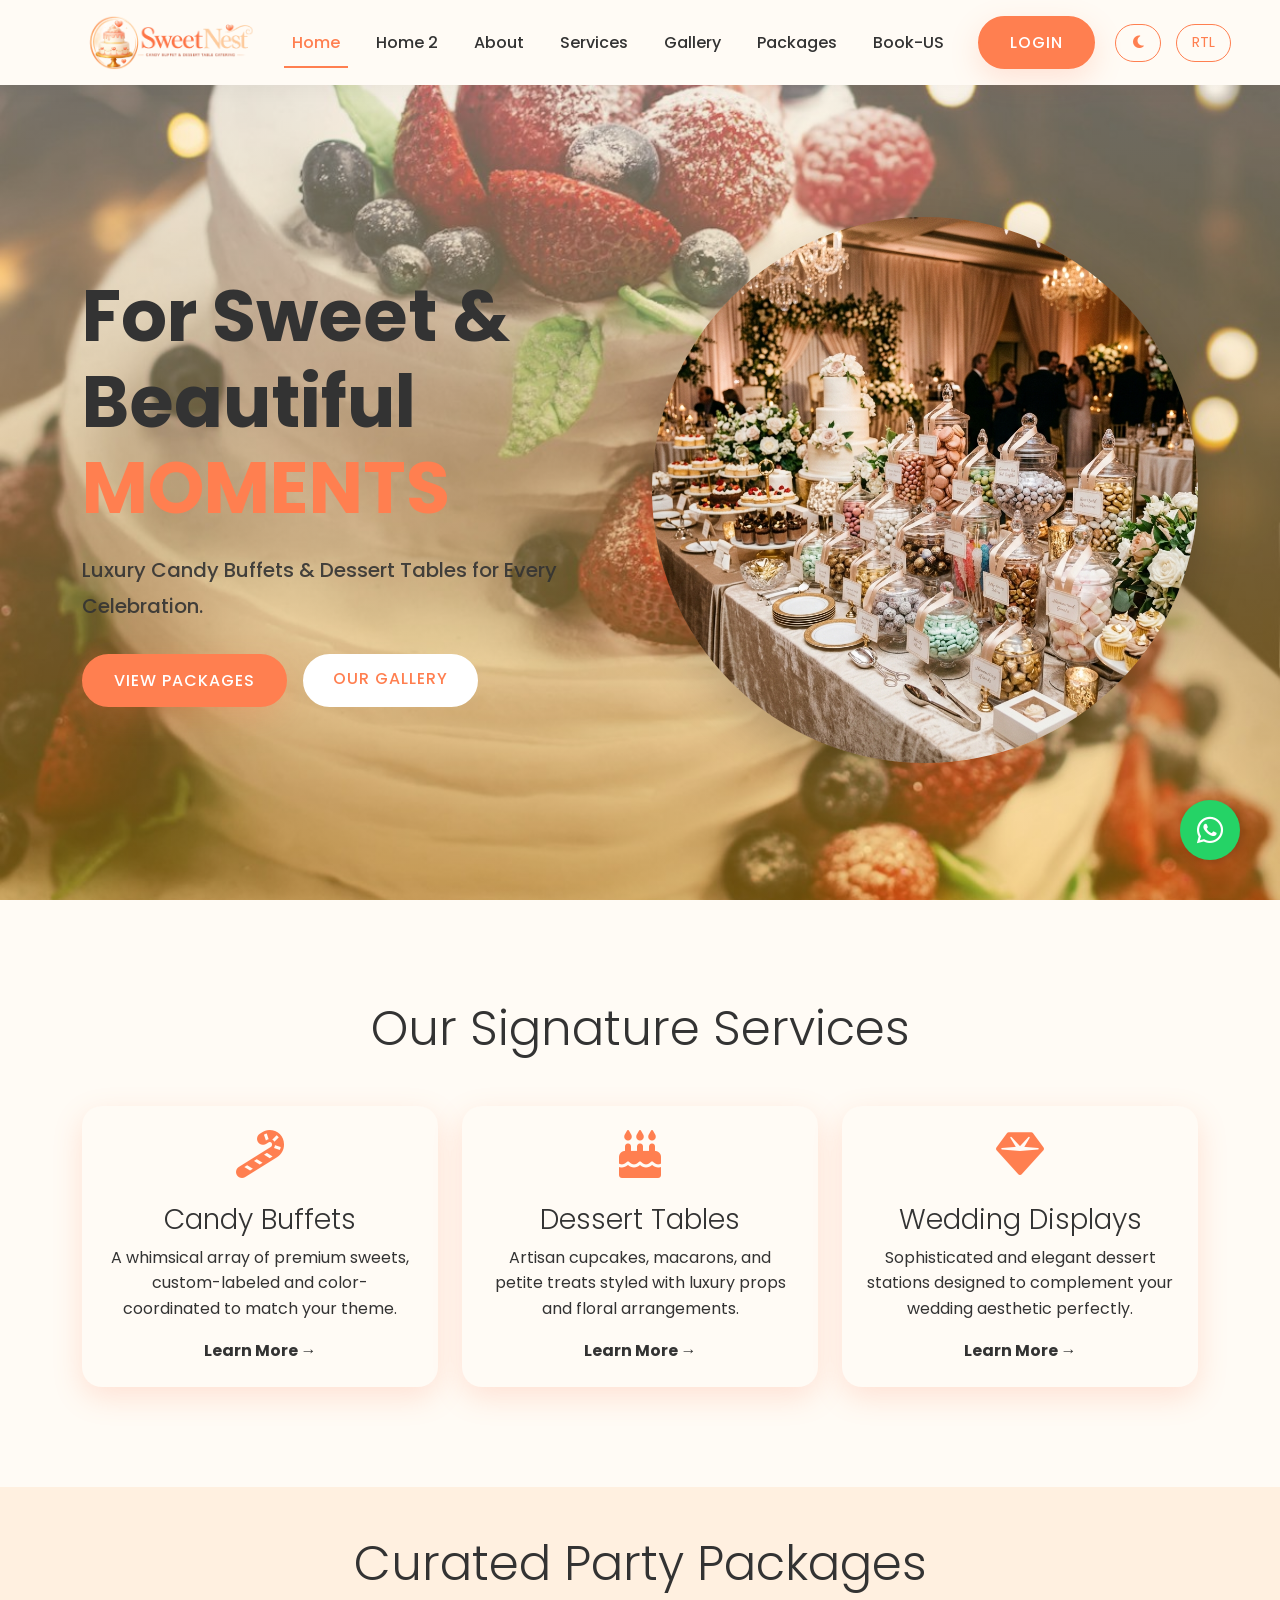
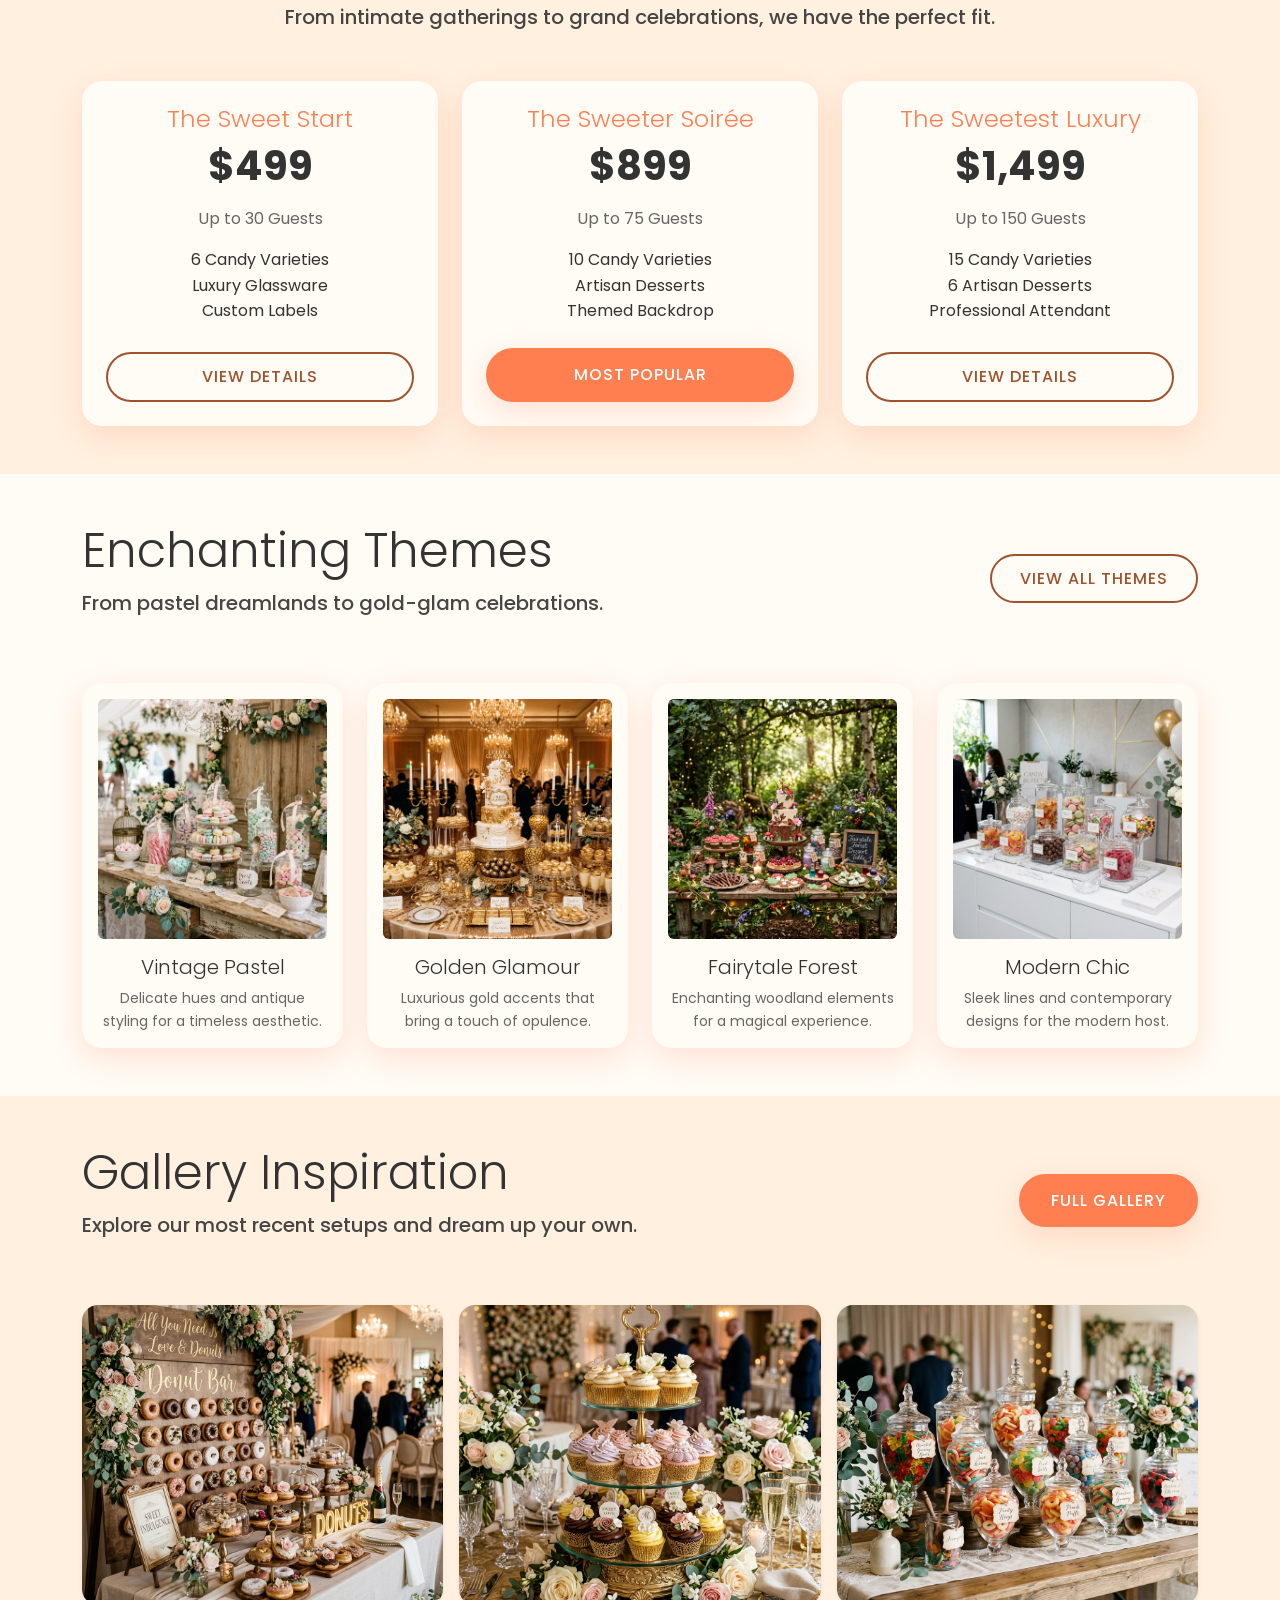
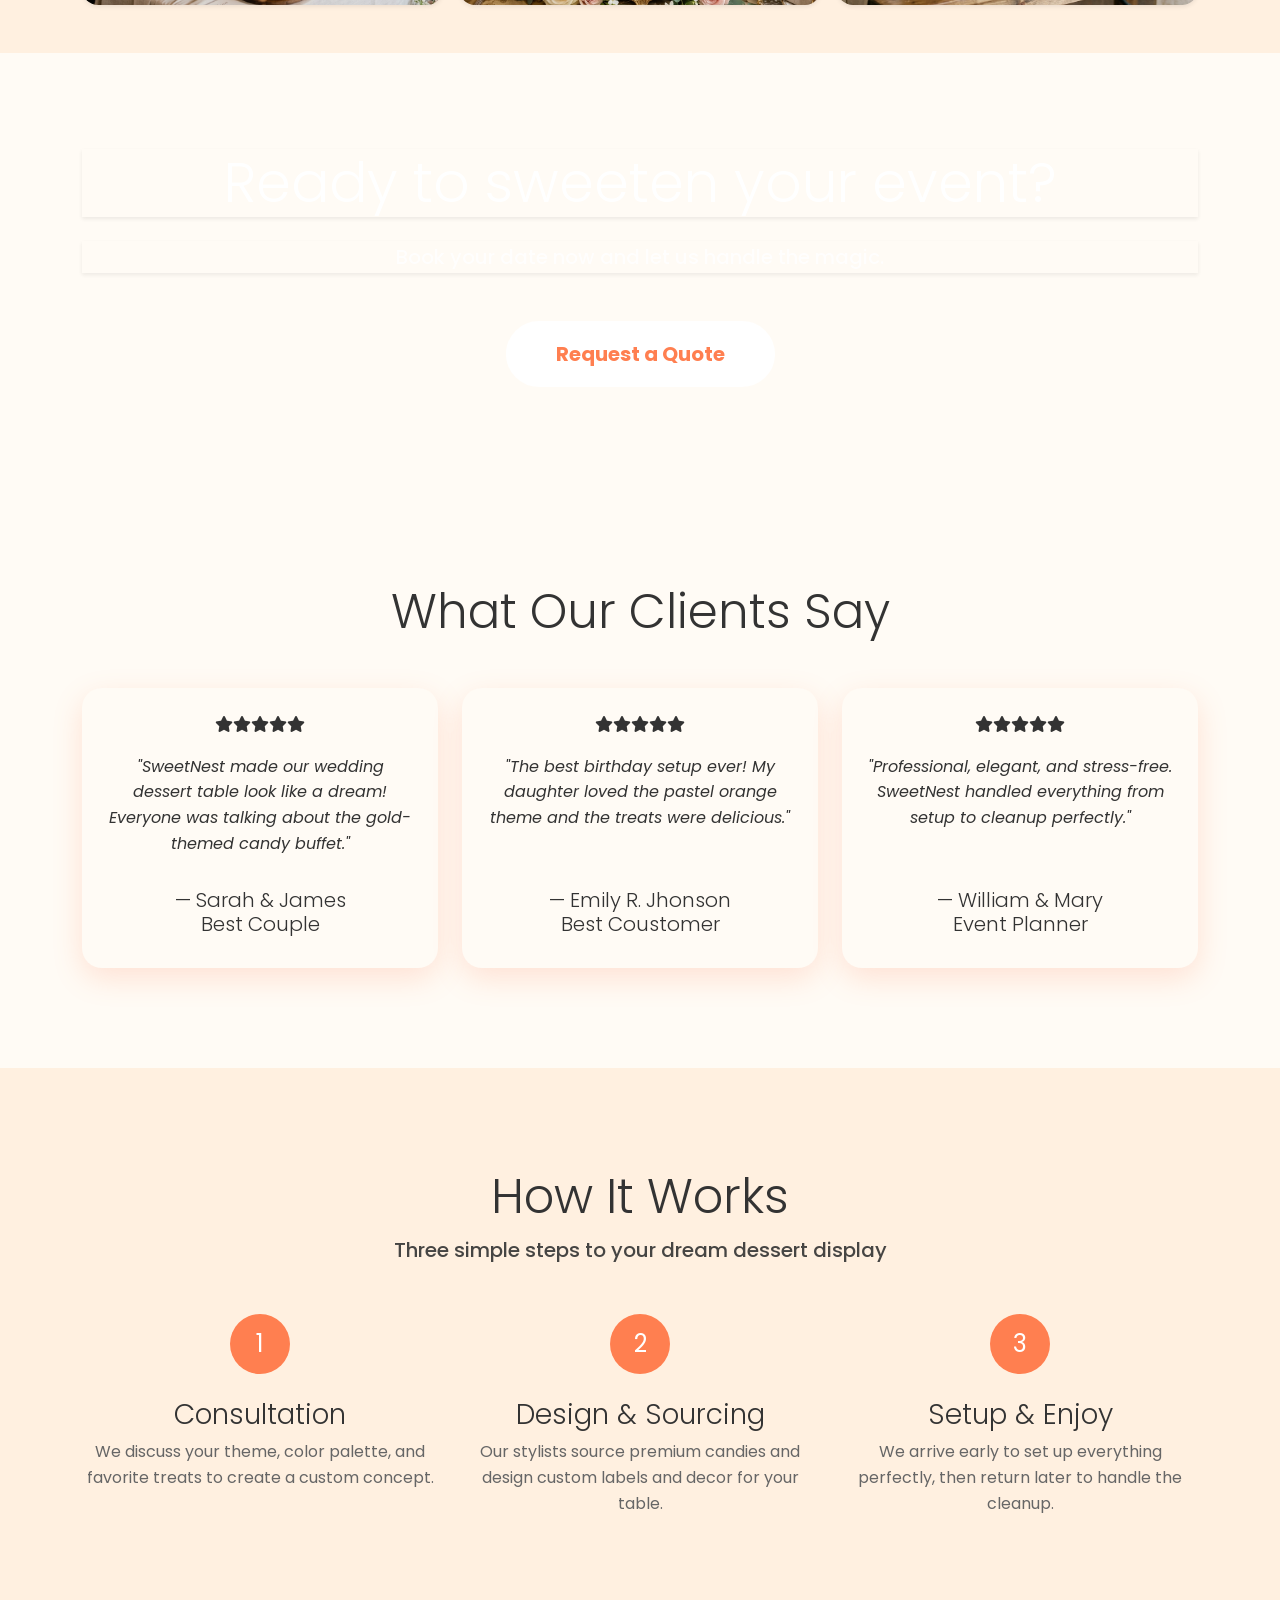
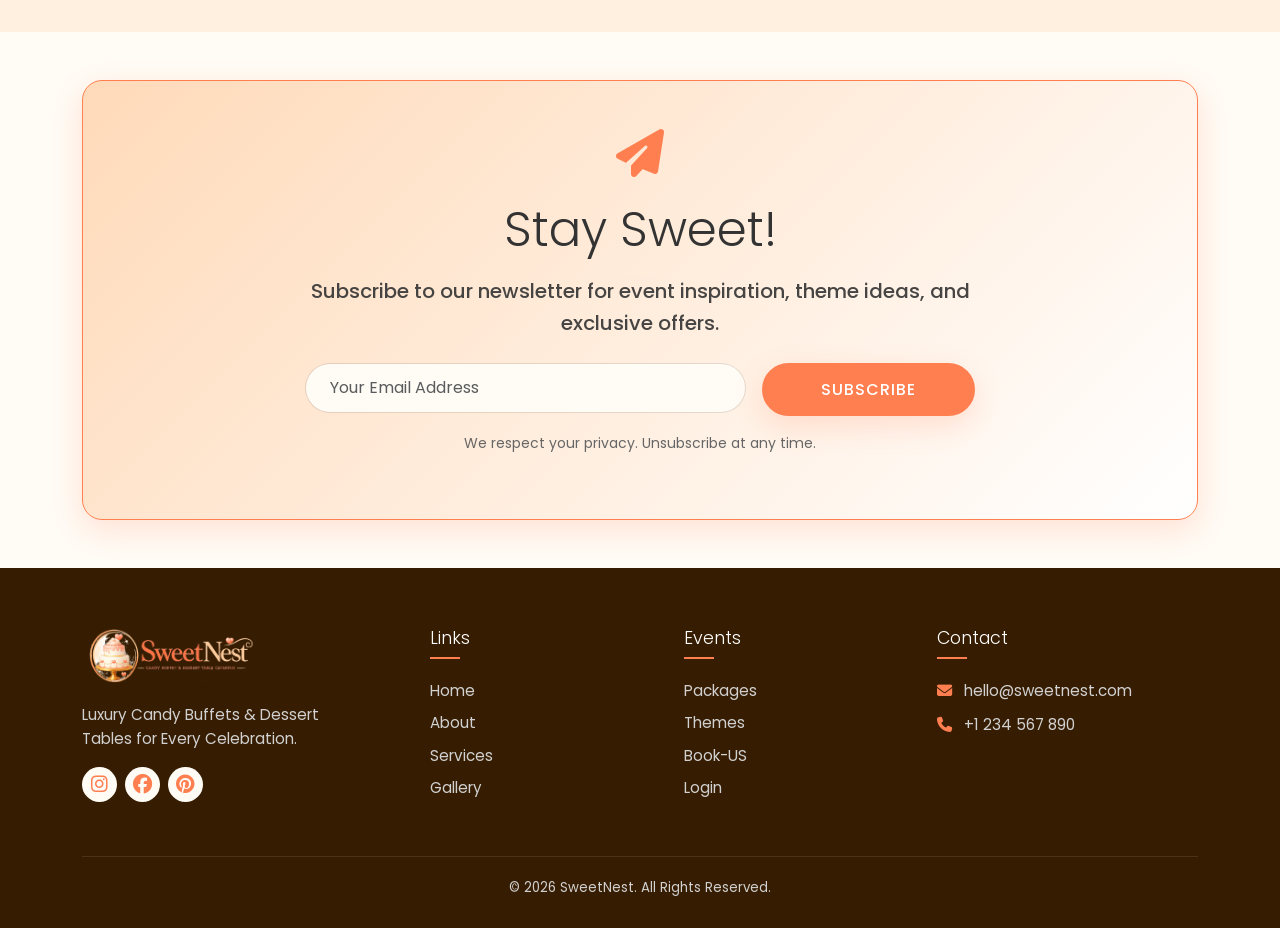
<file: index.html>
<!DOCTYPE html>
<html lang="en">

<head>
    <meta charset="UTF-8">
    <meta name="viewport" content="width=device-width, initial-scale=1.0">
    <title>SweetNest | Luxury Candy Buffets & Dessert Tables</title>
    <meta name="description"
        content="Luxury Candy Buffets & Dessert Tables for Every Celebration. Premium catering for weddings, birthdays, and corporate events.">

    <!-- Bootstrap 5 CSS -->
    <link href="https://cdn.jsdelivr.net/npm/bootstrap@5.3.0/dist/css/bootstrap.min.css" rel="stylesheet">

    <!-- Font Awesome -->
    <link rel="stylesheet" href="https://cdnjs.cloudflare.com/ajax/libs/font-awesome/6.4.0/css/all.min.css">

    <!-- Custom CSS -->
    <link rel="stylesheet" href="assets/css/style.css">

    <!-- Favicon -->
    <link rel="shortcut icon" href="favicon.ico" type="image/x-icon">
    <link rel="icon" href="assets/images/favicon.png" type="image/png">
</head>

<body>

    <!-- Navbar -->
    <nav class="navbar navbar-expand-xl fixed-top">
        <div class="container">
            <a class="navbar-brand" href="index.html">
                <img src="assets/images/logo.png" alt="SweetNest Logo">
            </a>
            <button class="navbar-toggler" type="button" data-bs-toggle="collapse" data-bs-target="#navbarNav">
                <span class="navbar-toggler-icon"></span>
            </button>
            <div class="collapse navbar-collapse" id="navbarNav">
                <ul class="navbar-nav ms-auto align-items-center">
                    <li class="nav-item"><a class="nav-link active" href="index.html">Home</a></li>
                    <li class="nav-item"><a class="nav-link" href="index2.html">Home 2</a></li>
                    <li class="nav-item"><a class="nav-link" href="about.html">About</a></li>
                    <li class="nav-item"><a class="nav-link" href="services.html">Services</a></li>
                    <li class="nav-item"><a class="nav-link" href="gallery.html">Gallery</a></li>
                    <li class="nav-item"><a class="nav-link" href="packages.html">Packages</a></li>
                    <li class="nav-item"><a class="nav-link" href="contact.html">Book-US</a></li>
                    <li class="nav-item ms-lg-3">
                        <a href="login.html" class="btn-luxury">Login</a>
                    </li>
                    <li class="nav-item">
                        <div class="toggle-group">
                            <button id="theme-toggle" class="theme-toggle" title="Toggle Theme">
                                <i class="fas fa-moon"></i>
                                <i class="fas fa-sun"></i>
                            </button>
                            <button id="rtl-toggle" class="rtl-toggle" title="Toggle RTL">
                                <span>RTL</span>
                            </button>
                        </div>
                    </li>
                </ul>
            </div>
        </div>
    </nav>

    <!-- Hero Section -->
    <header class="hero">
        <div class="container">
            <div class="row align-items-center">
                <div class="col-lg-6 hero-content">
                    <h1 class="display-1">For Sweet & Beautiful<br><span class="text-primary-orange">MOMENTS</span></h1>
                    <p class="lead">Luxury Candy Buffets & Dessert Tables for Every Celebration.</p>
                    <div class="d-flex gap-3">
                        <a href="packages.html" class="btn-luxury">View Packages</a>
                        <a href="gallery.html" class="btn-luxury-outline">Our Gallery</a>
                    </div>
                </div>
                <div class="col-lg-6">
                    <div class="position-relative">
                        <img src="assets/images/hero_candy.png" alt="Luxury Dessert Table"
                            class="img-fluid rounded-pill shadow-lg floating-candy hero-img-main">
                    </div>
                </div>
            </div>
        </div>
    </header>

    <!-- Featured Services -->
    <section class="services-featured">
        <div class="container text-center">
            <h2 class="mb-5">Our Signature Services</h2>
            <div class="row g-4">
                <div class="col-md-4">
                    <div class="luxury-card p-4 h-100">
                        <div class="icon-box mb-4">
                            <i class="fas fa-candy-cane fa-3x text-primary-orange"></i>
                        </div>
                        <h3>Candy Buffets</h3>
                        <p>A whimsical array of premium sweets, custom-labeled and color-coordinated to match your
                            theme.</p>
                        <a href="services.html" class="text-gold text-decoration-none fw-bold">Learn More →</a>
                    </div>
                </div>
                <div class="col-md-4">
                    <div class="luxury-card p-4 h-100">
                        <div class="icon-box mb-4">
                            <i class="fas fa-birthday-cake fa-3x text-primary-orange"></i>
                        </div>
                        <h3>Dessert Tables</h3>
                        <p>Artisan cupcakes, macarons, and petite treats styled with luxury props and floral
                            arrangements.</p>
                        <a href="services.html" class="text-gold text-decoration-none fw-bold">Learn More →</a>
                    </div>
                </div>
                <div class="col-md-4">
                    <div class="luxury-card p-4 h-100">
                        <div class="icon-box mb-4">
                            <i class="fas fa-gem fa-3x text-primary-orange"></i>
                        </div>
                        <h3>Wedding Displays</h3>
                        <p>Sophisticated and elegant dessert stations designed to complement your wedding aesthetic
                            perfectly.</p>
                        <a href="services.html" class="text-gold text-decoration-none fw-bold">Learn More →</a>
                    </div>
                </div>
            </div>
        </div>
    </section>

    <!-- Signature Packages Preview -->
    <section class="packages-preview bg-light py-5">
        <div class="container">
            <div class="text-center mb-5">
                <h2 class="display-5">Curated Party Packages</h2>
                <p class="lead">From intimate gatherings to grand celebrations, we have the perfect fit.</p>
            </div>
            <div class="row g-4">
                <div class="col-lg-4">
                    <div class="luxury-card p-4 h-100 text-center">
                        <h4 class="text-primary-orange">The Sweet Start</h4>
                        <p class="price display-6 fw-bold">$499</p>
                        <p class="text-muted">Up to 30 Guests</p>
                        <ul class="list-unstyled mb-4">
                            <li>6 Candy Varieties</li>
                            <li>Luxury Glassware</li>
                            <li>Custom Labels</li>
                        </ul>
                        <a href="packages.html" class="btn-luxury-outline w-100">View Details</a>
                    </div>
                </div>
                <div class="col-lg-4">
                    <div class="luxury-card p-4 h-100 text-center border-primary-orange">
                        <h4 class="text-primary-orange">The Sweeter Soirée</h4>
                        <p class="price display-6 fw-bold">$899</p>
                        <p class="text-muted">Up to 75 Guests</p>
                        <ul class="list-unstyled mb-4">
                            <li>10 Candy Varieties</li>
                            <li>Artisan Desserts</li>
                            <li>Themed Backdrop</li>
                        </ul>
                        <a href="packages.html" class="btn-luxury w-100">Most Popular</a>
                    </div>
                </div>
                <div class="col-lg-4">
                    <div class="luxury-card p-4 h-100 text-center">
                        <h4 class="text-primary-orange">The Sweetest Luxury</h4>
                        <p class="price display-6 fw-bold">$1,499</p>
                        <p class="text-muted">Up to 150 Guests</p>
                        <ul class="list-unstyled mb-4">
                            <li>15 Candy Varieties</li>
                            <li>6 Artisan Desserts</li>
                            <li>Professional Attendant</li>
                        </ul>
                        <a href="packages.html" class="btn-luxury-outline w-100">View Details</a>
                    </div>
                </div>
            </div>
        </div>
    </section>

    <!-- Themes Carousel -->
    <section class="themes py-5">
        <div class="container">
            <div class="row align-items-center mb-5">
                <div class="col-md-8">
                    <h2>Enchanting Themes</h2>
                    <p class="lead">From pastel dreamlands to gold-glam celebrations.</p>
                </div>
                <div class="col-md-4 text-md-end">
                    <a href="themes.html" class="btn-luxury-outline">View All Themes</a>
                </div>
            </div>

            <div class="row g-4">
                <div class="col-md-6 col-lg-3">
                    <div class="luxury-card h-100 p-3">
                        <div class="luxury-card-img mb-3">
                            <img src="assets/images/theme-vintage.png" class="card-img-top rounded"
                                alt="Vintage Pastel Theme">
                        </div>
                        <div class="card-body text-center p-0">
                            <h5 class="card-title mb-2">Vintage Pastel</h5>
                            <p class="text-muted small mb-0">Delicate hues and antique styling for a timeless aesthetic.
                            </p>
                        </div>
                    </div>
                </div>
                <div class="col-md-6 col-lg-3">
                    <div class="luxury-card h-100 p-3">
                        <div class="luxury-card-img mb-3">
                            <img src="assets/images/theme-gold.png" class="card-img-top rounded"
                                alt="Golden Glamour Theme">
                        </div>
                        <div class="card-body text-center p-0">
                            <h5 class="card-title mb-2">Golden Glamour</h5>
                            <p class="text-muted small mb-0">Luxurious gold accents that bring a touch of opulence.</p>
                        </div>
                    </div>
                </div>
                <div class="col-md-6 col-lg-3">
                    <div class="luxury-card h-100 p-3">
                        <div class="luxury-card-img mb-3">
                            <img src="assets/images/theme-fairytale.png" class="card-img-top rounded"
                                alt="Fairytale Forest Theme">
                        </div>
                        <div class="card-body text-center p-0">
                            <h5 class="card-title mb-2">Fairytale Forest</h5>
                            <p class="text-muted small mb-0">Enchanting woodland elements for a magical experience.</p>
                        </div>
                    </div>
                </div>
                <div class="col-md-6 col-lg-3">
                    <div class="luxury-card h-100 p-3">
                        <div class="luxury-card-img mb-3">
                            <img src="assets/images/theme-modern.png" class="card-img-top rounded"
                                alt="Modern Chic Theme">
                        </div>
                        <div class="card-body text-center p-0">
                            <h5 class="card-title mb-2">Modern Chic</h5>
                            <p class="text-muted small mb-0">Sleek lines and contemporary designs for the modern host.
                            </p>
                        </div>
                    </div>
                </div>
            </div>
        </div>
    </section>

    <!-- Recent Gallery Peek -->
    <section class="gallery-peek bg-light py-5">
        <div class="container">
            <div class="row align-items-center mb-5">
                <div class="col-md-8">
                    <h2 class="display-5">Gallery Inspiration</h2>
                    <p class="lead">Explore our most recent setups and dream up your own.</p>
                </div>
                <div class="col-md-4 text-md-end">
                    <a href="gallery.html" class="btn-luxury">Full Gallery</a>
                </div>
            </div>
            <div class="row g-3">
                <div class="col-md-4">
                    <img src="assets/images/donuts.png" alt="Candy Buffet Setup" class="img-fluid rounded-4 shadow-sm"
                        style="height: 300px; object-fit: cover; width: 100%;">
                </div>
                <div class="col-md-4">
                    <img src="assets/images/cupcakes.png" alt="Donuts Dessert Table"
                        class="img-fluid rounded-4 shadow-sm" style="height: 300px; object-fit: cover; width: 100%;">
                </div>
                <div class="col-md-4">
                    <img src="assets/images/gummy.png" alt="Cupcake Display" class="img-fluid rounded-4 shadow-sm"
                        style="height: 300px; object-fit: cover; width: 100%;">
                </div>
            </div>
        </div>
    </section>

    <!-- Booking CTA -->
    <section class="cta-section text-center py-5"
        style="background: linear-gradient(rgba(0, 0, 0, 0.5), rgba(0, 0, 0, 0.5)), url('assets/images/cta_bg_1.png'); background-size: cover; background-position: center; color: #FFFFFF; background-attachment: fixed;">
        <div class="container py-5">
            <h2 class="display-4 text-white mb-4 shadow-sm">Ready to sweeten your event?</h2>
            <p class="lead mb-5 shadow-sm" style="color: rgba(255, 255, 255, 0.9);">Book your date now and let us handle
                the
                magic.</p>
            <a href="contact.html" class="btn btn-light btn-lg rounded-pill px-5 py-3 fw-bold cta-btn">Request a
                Quote</a>
        </div>
    </section>

    <!-- Testimonials -->
    <section class="testimonials">
        <div class="container">
            <h2 class="text-center mb-5">What Our Clients Say</h2>
            <div class="row g-4">
                <div class="col-md-4">
                    <div class="testimonial-card p-4 text-center">
                        <div class="stars mb-3 text-gold">
                            <i class="fas fa-star"></i><i class="fas fa-star"></i><i class="fas fa-star"></i><i
                                class="fas fa-star"></i><i class="fas fa-star"></i>
                        </div>
                        <p class="fst-italic">"SweetNest made our wedding dessert table look like a dream! Everyone was
                            talking about the gold-themed candy buffet."</p>
                        <h5 class="mt-3">— Sarah & James<br>Best Couple</h5>
                    </div>
                </div>
                <div class="col-md-4">
                    <div class="testimonial-card p-4 text-center">
                        <div class="stars mb-3 text-gold">
                            <i class="fas fa-star"></i><i class="fas fa-star"></i><i class="fas fa-star"></i><i
                                class="fas fa-star"></i><i class="fas fa-star"></i>
                        </div>
                        <p class="fst-italic">"The best birthday setup ever! My daughter loved the pastel orange theme
                            and the treats were delicious."</p>
                        <h5 class="mt-3">— Emily R. Jhonson<br>Best Coustomer</h5>
                    </div>
                </div>
                <div class="col-md-4">
                    <div class="testimonial-card p-4 text-center">
                        <div class="stars mb-3 text-gold">
                            <i class="fas fa-star"></i><i class="fas fa-star"></i><i class="fas fa-star"></i><i
                                class="fas fa-star"></i><i class="fas fa-star"></i>
                        </div>
                        <p class="fst-italic">"Professional, elegant, and stress-free. SweetNest handled everything from
                            setup to cleanup perfectly."</p>
                        <h5 class="mt-3">— William & Mary<br>Event Planner</h5>
                    </div>
                </div>
            </div>
        </div>
    </section>

    <!-- Our Process Section -->
    <section class="process-section bg-light">
        <div class="container">
            <div class="text-center mb-5">
                <h2 class="display-5">How It Works</h2>
                <p class="lead">Three simple steps to your dream dessert display</p>
            </div>
            <div class="row g-4 text-center">
                <div class="col-md-4">
                    <div class="process-step">
                        <div class="step-number mb-4 mx-auto d-flex align-items-center justify-content-center bg-primary-orange text-white rounded-circle"
                            style="width: 60px; height: 60px; font-size: 1.5rem; background-color: var(--primary-orange);">
                            1</div>
                        <h3>Consultation</h3>
                        <p class="text-muted">We discuss your theme, color palette, and favorite treats to create a
                            custom concept.</p>
                    </div>
                </div>
                <div class="col-md-4">
                    <div class="process-step">
                        <div class="step-number mb-4 mx-auto d-flex align-items-center justify-content-center bg-primary-orange text-white rounded-circle"
                            style="width: 60px; height: 60px; font-size: 1.5rem; background-color: var(--primary-orange);">
                            2</div>
                        <h3>Design & Sourcing</h3>
                        <p class="text-muted">Our stylists source premium candies and design custom labels and decor for
                            your table.</p>
                    </div>
                </div>
                <div class="col-md-4">
                    <div class="process-step">
                        <div class="step-number mb-4 mx-auto d-flex align-items-center justify-content-center bg-primary-orange text-white rounded-circle"
                            style="width: 60px; height: 60px; font-size: 1.5rem; background-color: var(--primary-orange);">
                            3</div>
                        <h3>Setup & Enjoy</h3>
                        <p class="text-muted">We arrive early to set up everything perfectly, then return later to
                            handle the cleanup.</p>
                    </div>
                </div>
            </div>
        </div>
    </section>

    <!-- Newsletter Section -->
    <section class="newsletter-section py-5">
        <div class="container">
            <div class="luxury-card p-5 text-center"
                style="background: linear-gradient(135deg, var(--soft-orange) 0%, #ffffff 100%); border: 1px solid var(--primary-orange);">
                <div class="row justify-content-center">
                    <div class="col-lg-8">
                        <i class="fas fa-paper-plane fa-3x text-primary-orange mb-4"></i>
                        <h2 class="mb-3">Stay Sweet!</h2>
                        <p class="lead mb-4">Subscribe to our newsletter for event inspiration, theme ideas, and
                            exclusive offers.</p>
                        <form class="row g-3 justify-content-center">
                            <div class="col-md-8">
                                <input type="email" class="form-control rounded-pill px-4"
                                    placeholder="Your Email Address" required>
                            </div>
                            <div class="col-md-4">
                                <button type="submit" class="btn-luxury w-100">Subscribe</button>
                            </div>
                        </form>
                        <p class="small text-muted mt-3">We respect your privacy. Unsubscribe at any time.</p>
                    </div>
                </div>
            </div>
        </div>
    </section>

    <!-- Compact Footer -->
    <footer class="index-footer-dark">
        <div class="container">
            <div class="row g-4 justify-content-between">
                <div class="col-lg-3">
                    <a href="index.html" class="footer-logo">
                        <img src="assets/images/logo.png" alt="SweetNest Logo">
                    </a>
                    <p>Luxury Candy Buffets & Dessert Tables for Every Celebration.</p>
                    <div class="social-links d-flex gap-2 mt-3">
                        <a href="#" class="text-primary-orange"><i class="fab fa-instagram"></i></a>
                        <a href="#" class="text-primary-orange"><i class="fab fa-facebook"></i></a>
                        <a href="#" class="text-primary-orange"><i class="fab fa-pinterest"></i></a>
                    </div>
                </div>
                <div class="col-lg-2">
                    <h5>Links</h5>
                    <ul class="list-unstyled">
                        <li><a href="index.html">Home</a></li>
                        <li><a href="about.html">About</a></li>
                        <li><a href="services.html">Services</a></li>
                        <li><a href="gallery.html">Gallery</a></li>
                    </ul>
                </div>
                <div class="col-lg-2">
                    <h5>Events</h5>
                    <ul class="list-unstyled">
                        <li><a href="packages.html">Packages</a></li>
                        <li><a href="themes.html">Themes</a></li>
                        <li><a href="contact.html">Book-US</a></li>
                        <li><a href="login.html">Login</a></li>
                    </ul>
                </div>
                <div class="col-lg-3">
                    <h5>Contact</h5>
                    <p><i class="fas fa-envelope me-2 text-primary-orange"></i> hello@sweetnest.com</p>
                    <p><i class="fas fa-phone me-2 text-primary-orange"></i> +1 234 567 890</p>
                </div>
            </div>
            <div class="footer-bottom text-center">
                <p class="mb-0 small text-muted">&copy; 2026 SweetNest. All Rights Reserved.</p>
            </div>
        </div>
    </footer>

    <!-- Floating Buttons -->
    <button class="back-to-top" id="backToTop" title="Back to Top">
        <i class="fas fa-chevron-up"></i>
    </button>
    <a href="https://wa.me/1234567890" class="whatsapp-float" target="_blank">
        <i class="fab fa-whatsapp"></i>
    </a>

    <!-- Scripts -->
    <script src="https://cdn.jsdelivr.net/npm/bootstrap@5.3.0/dist/js/bootstrap.bundle.min.js"></script>
    <script src="assets/js/main.js"></script>
</body>

</html>
</file>
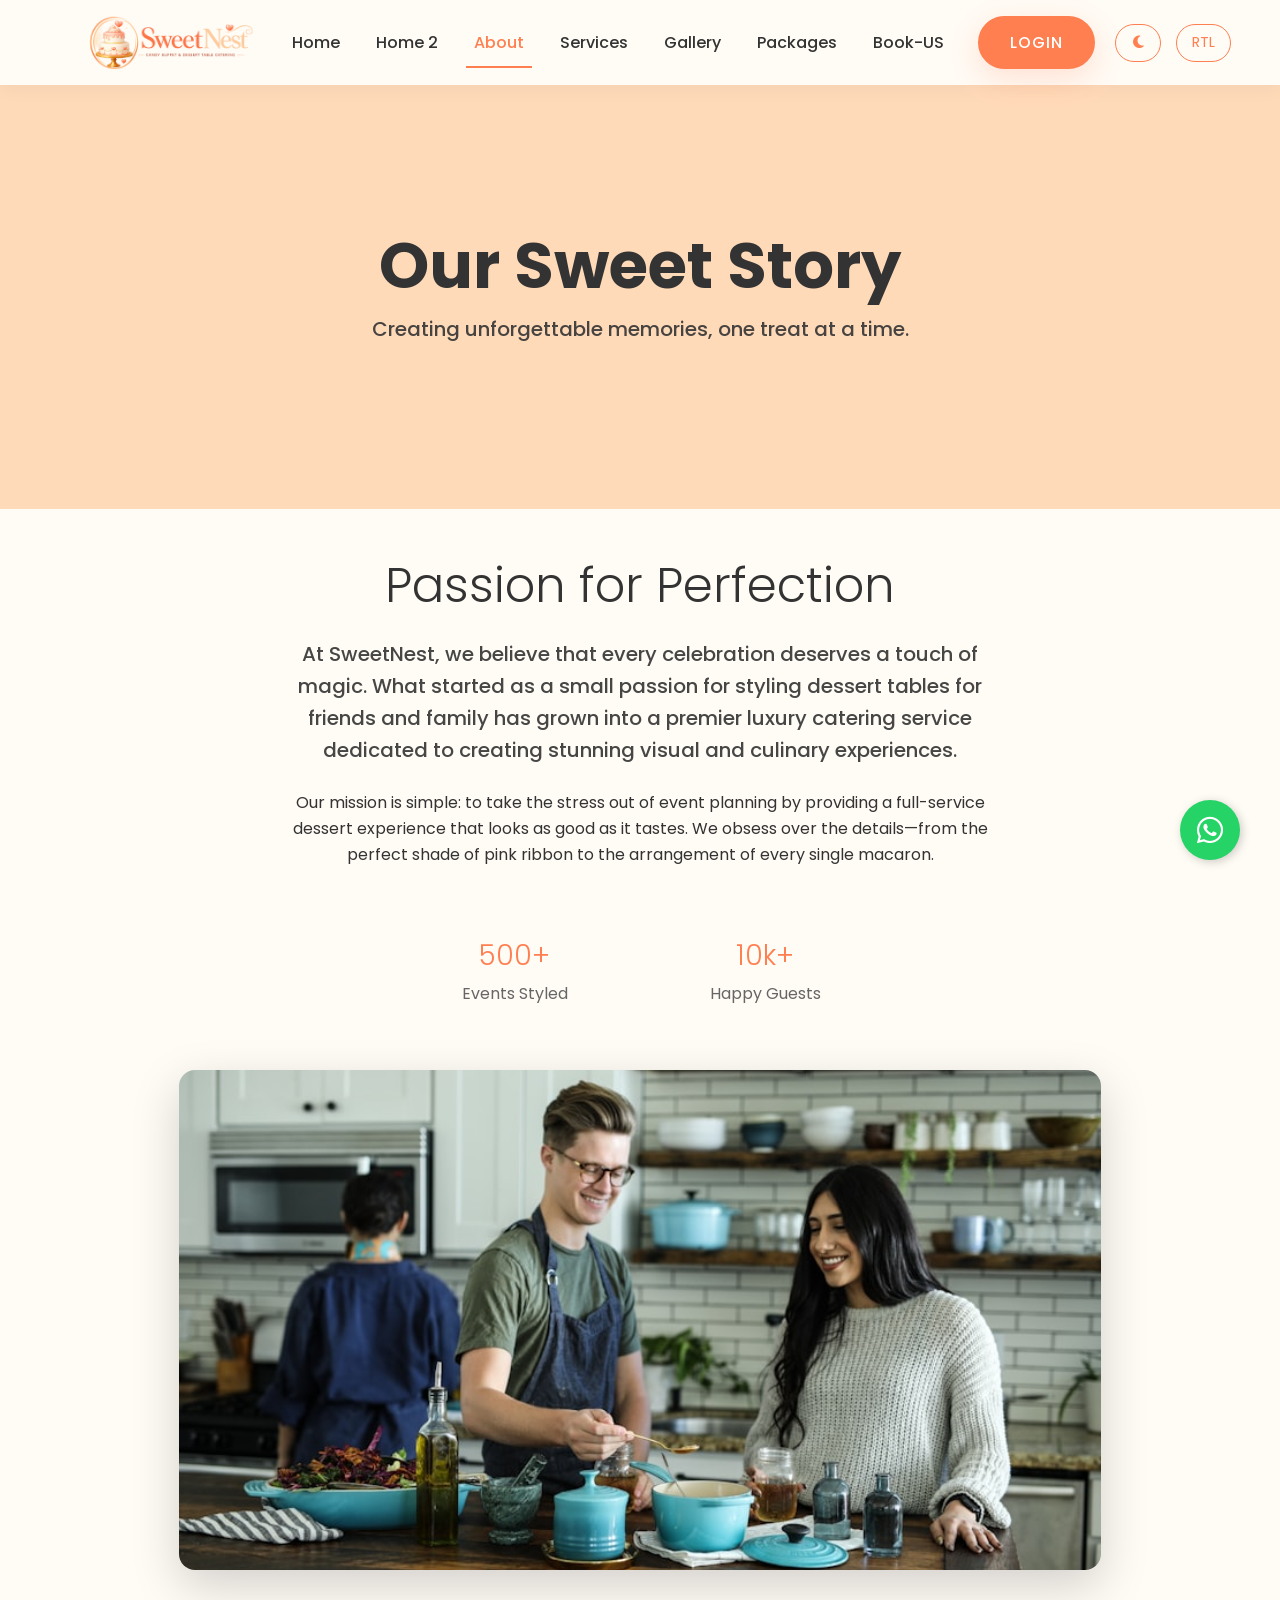
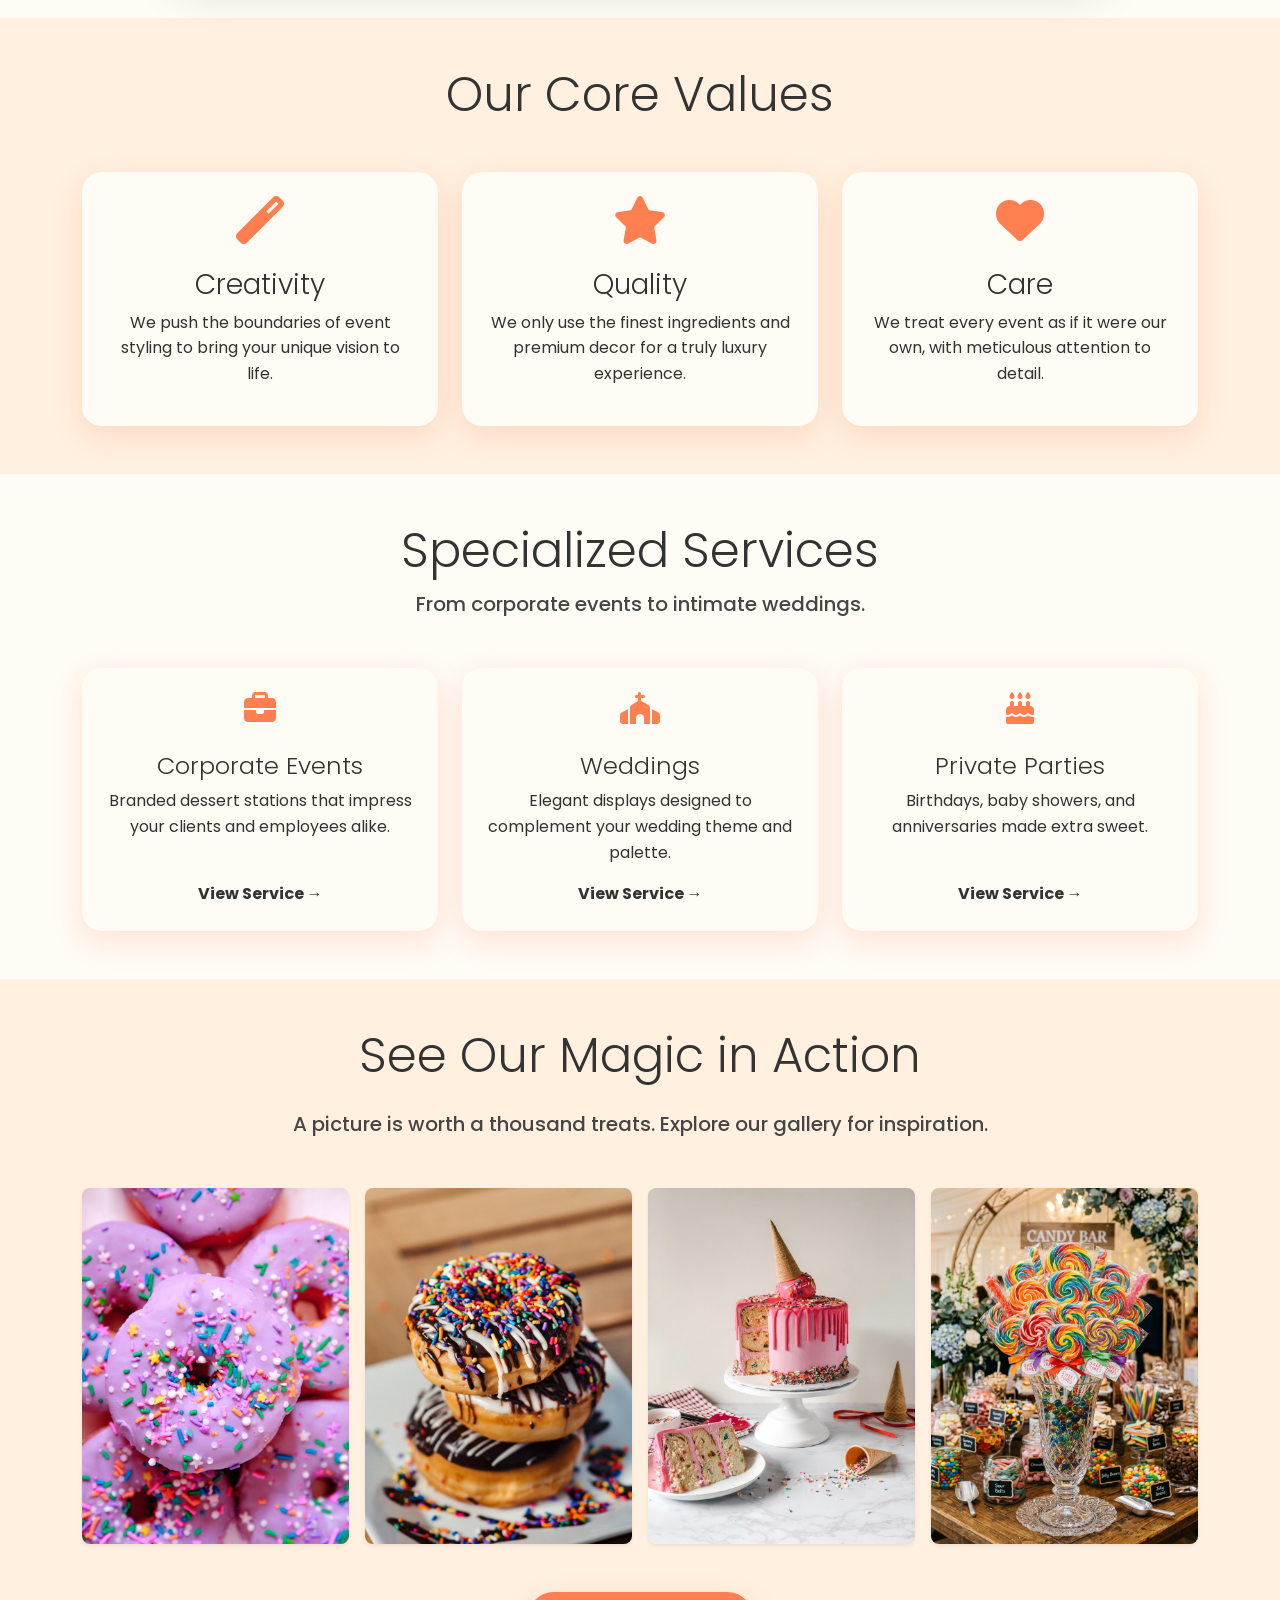
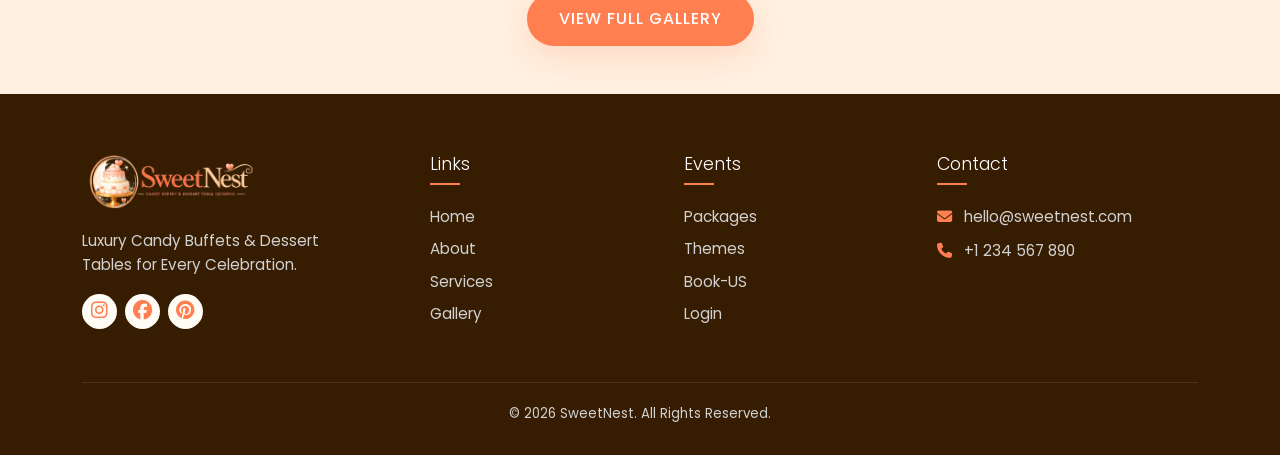
<file: about.html>
<!DOCTYPE html>
<html lang="en">

<head>
    <meta charset="UTF-8">
    <meta name="viewport" content="width=device-width, initial-scale=1.0">
    <title>About Us | SweetNest - Our Story</title>

    <!-- Bootstrap 5 CSS -->
    <link href="https://cdn.jsdelivr.net/npm/bootstrap@5.3.0/dist/css/bootstrap.min.css" rel="stylesheet">

    <!-- Font Awesome -->
    <link rel="stylesheet" href="https://cdnjs.cloudflare.com/ajax/libs/font-awesome/6.4.0/css/all.min.css">

    <!-- Custom CSS -->
    <link rel="stylesheet" href="assets/css/style.css">

    <!-- Favicon -->
    <link rel="shortcut icon" href="favicon.ico" type="image/x-icon">
    <link rel="icon" href="assets/images/favicon.png" type="image/png">
</head>

<body>

    <!-- Navbar -->
    <nav class="navbar navbar-expand-xl fixed-top">
        <div class="container">
            <a class="navbar-brand" href="index.html">
                <img src="assets/images/logo.png" alt="SweetNest Logo">
            </a>
            <button class="navbar-toggler" type="button" data-bs-toggle="collapse" data-bs-target="#navbarNav">
                <span class="navbar-toggler-icon"></span>
            </button>
            <div class="collapse navbar-collapse" id="navbarNav">
                <ul class="navbar-nav ms-auto align-items-center">
                    <li class="nav-item"><a class="nav-link" href="index.html">Home</a></li>
                    <li class="nav-item"><a class="nav-link" href="index2.html">Home 2</a></li>
                    <li class="nav-item"><a class="nav-link active" href="about.html">About</a></li>
                    <li class="nav-item"><a class="nav-link" href="services.html">Services</a></li>
                    <li class="nav-item"><a class="nav-link" href="gallery.html">Gallery</a></li>
                    <li class="nav-item"><a class="nav-link" href="packages.html">Packages</a></li>
                    <li class="nav-item"><a class="nav-link" href="contact.html">Book-US</a></li>
                    <li class="nav-item ms-lg-3">
                        <a href="login.html" class="btn-luxury">Login</a>
                    </li>
                    <li class="nav-item">
                        <div class="toggle-group">
                            <button id="theme-toggle" class="theme-toggle" title="Toggle Theme">
                                <i class="fas fa-moon"></i>
                                <i class="fas fa-sun"></i>
                            </button>
                            <button id="rtl-toggle" class="rtl-toggle" title="Toggle RTL">
                                <span>RTL</span>
                            </button>
                        </div>
                    </li>
                </ul>
            </div>
        </div>
    </nav>

    <!-- Page Header -->
    <section class="page-header" style="background-color: var(--soft-orange); margin-top: 0;">
        <div class="container text-center py-5">
            <h1 class="display-3">Our Sweet Story</h1>
            <p class="lead">Creating unforgettable memories, one treat at a time.</p>
        </div>
    </section>

    <!-- About Content -->
    <section class="about-content py-5">
        <div class="container text-center">
            <div class="row justify-content-center g-5">
                <div class="col-lg-8">
                    <h2 class="display-5 mb-4">Passion for Perfection</h2>
                    <p class="lead mb-4">At SweetNest, we believe that every celebration deserves a touch of magic. What
                        started as a small passion for styling dessert tables for friends and family has grown into a
                        premier luxury catering service dedicated to creating stunning visual and culinary experiences.
                    </p>
                    <p>Our mission is simple: to take the stress out of event planning by providing a full-service
                        dessert experience that looks as good as it tastes. We obsess over the details—from the perfect
                        shade of pink ribbon to the arrangement of every single macaron.</p>

                    <div class="row mt-5 g-4 justify-content-center">
                        <div class="col-6 col-md-4">
                            <h3 class="text-primary-orange mb-2">500+</h3>
                            <p class="text-muted">Events Styled</p>
                        </div>
                        <div class="col-6 col-md-4">
                            <h3 class="text-primary-orange mb-2">10k+</h3>
                            <p class="text-muted">Happy Guests</p>
                        </div>
                    </div>
                </div>
                <div class="col-lg-10 mt-5">
                    <img src="assets/images/about-stylist.jpg" alt="Our Stylist"
                        class="img-fluid rounded-4 shadow-lg stylist-img w-100"
                        style="max-height: 500px; object-fit: cover;">
                </div>
            </div>
        </div>
    </section>

    <!-- Team / Values -->
    <section class="values bg-light py-5">
        <div class="container">
            <h2 class="text-center mb-5">Our Core Values</h2>
            <div class="row g-4">
                <div class="col-md-4">
                    <div class="luxury-card p-4 text-center h-100">
                        <i class="fas fa-magic fa-3x text-primary-orange mb-4"></i>
                        <h3>Creativity</h3>
                        <p>We push the boundaries of event styling to bring your unique vision to life.</p>
                    </div>
                </div>
                <div class="col-md-4">
                    <div class="luxury-card p-4 text-center h-100">
                        <i class="fas fa-star fa-3x text-primary-orange mb-4"></i>
                        <h3>Quality</h3>
                        <p>We only use the finest ingredients and premium decor for a truly luxury experience.</p>
                    </div>
                </div>
                <div class="col-md-4">
                    <div class="luxury-card p-4 text-center h-100">
                        <i class="fas fa-heart fa-3x text-primary-orange mb-4"></i>
                        <h3>Care</h3>
                        <p>We treat every event as if it were our own, with meticulous attention to detail.</p>
                    </div>
                </div>
            </div>
        </div>
    </section>

    <!-- Our Specialized Services -->
    <section class="services-overview py-5">
        <div class="container">
            <div class="text-center mb-5">
                <h2 class="display-5">Specialized Services</h2>
                <p class="lead">From corporate events to intimate weddings.</p>
            </div>
            <div class="row g-4">
                <div class="col-md-4">
                    <div class="luxury-card p-4 text-center h-100">
                        <div class="icon-circle mb-4 mx-auto">
                            <i class="fas fa-briefcase fa-2x text-primary-orange"></i>
                        </div>
                        <h4>Corporate Events</h4>
                        <p>Branded dessert stations that impress your clients and employees alike.</p>
                        <a href="services.html" class="text-gold text-decoration-none fw-bold">View Service →</a>
                    </div>
                </div>
                <div class="col-md-4">
                    <div class="luxury-card p-4 text-center h-100">
                        <div class="icon-circle mb-4 mx-auto">
                            <i class="fas fa-church fa-2x text-primary-orange"></i>
                        </div>
                        <h4>Weddings</h4>
                        <p>Elegant displays designed to complement your wedding theme and palette.</p>
                        <a href="services.html" class="text-gold text-decoration-none fw-bold">View Service →</a>
                    </div>
                </div>
                <div class="col-md-4">
                    <div class="luxury-card p-4 text-center h-100">
                        <div class="icon-circle mb-4 mx-auto">
                            <i class="fas fa-birthday-cake fa-2x text-primary-orange"></i>
                        </div>
                        <h4>Private Parties</h4>
                        <p>Birthdays, baby showers, and anniversaries made extra sweet.</p>
                        <a href="services.html" class="text-gold text-decoration-none fw-bold">View Service →</a>
                    </div>
                </div>
            </div>
        </div>
    </section>

    <!-- Gallery Peek Section -->
    <section class="gallery-peek bg-light py-5">
        <div class="container text-center">
            <h2 class="display-5 mb-4">See Our Magic in Action</h2>
            <p class="lead mb-5">A picture is worth a thousand treats. Explore our gallery for inspiration.</p>
            <div class="row g-3 mb-5">
                <div class="col-md-3">
                    <img src="assets/images/luxury-dessert-table.jpg" alt="Gallery Item"
                        class="img-fluid rounded-3 shadow-sm"
                        style="height: 100%; object-fit: cover; aspect-ratio: 3/4;">
                </div>
                <div class="col-md-3">
                    <img src="assets/images/donuts-table.jpg" alt="Gallery Item" class="img-fluid rounded-3 shadow-sm"
                        style="height: 100%; object-fit: cover; aspect-ratio: 3/4;">
                </div>
                <div class="col-md-3">
                    <img src="assets/images/dessert-detail.jpg" alt="Gallery Item" class="img-fluid rounded-3 shadow-sm"
                        style="height: 100%; object-fit: cover; aspect-ratio: 3/4;">
                </div>
                <div class="col-md-3">
                    <img src="assets/images/gallery_extra_3.png" alt="Gallery Item"
                        class="img-fluid rounded-3 shadow-sm"
                        style="height: 100%; object-fit: cover; aspect-ratio: 3/4;">
                </div>
            </div>
            <a href="gallery.html" class="btn-luxury">View Full Gallery</a>
        </div>
    </section>

    <!-- Compact Footer -->
    <footer class="index-footer-dark">
        <div class="container">
            <div class="row g-4 justify-content-between">
                <div class="col-lg-3">
                    <a href="index.html" class="footer-logo">
                        <img src="assets/images/logo.png" alt="SweetNest Logo">
                    </a>
                    <p>Luxury Candy Buffets & Dessert Tables for Every Celebration.</p>
                    <div class="social-links d-flex gap-2 mt-3">
                        <a href="#" class="text-primary-orange"><i class="fab fa-instagram"></i></a>
                        <a href="#" class="text-primary-orange"><i class="fab fa-facebook"></i></a>
                        <a href="#" class="text-primary-orange"><i class="fab fa-pinterest"></i></a>
                    </div>
                </div>
                <div class="col-lg-2">
                    <h5>Links</h5>
                    <ul class="list-unstyled">
                        <li><a href="index.html">Home</a></li>
                        <li><a href="about.html">About</a></li>
                        <li><a href="services.html">Services</a></li>
                        <li><a href="gallery.html">Gallery</a></li>
                    </ul>
                </div>
                <div class="col-lg-2">
                    <h5>Events</h5>
                    <ul class="list-unstyled">
                        <li><a href="packages.html">Packages</a></li>
                        <li><a href="themes.html">Themes</a></li>
                        <li><a href="contact.html">Book-US</a></li>
                        <li><a href="login.html">Login</a></li>
                    </ul>
                </div>
                <div class="col-lg-3">
                    <h5>Contact</h5>
                    <p><i class="fas fa-envelope me-2 text-primary-orange"></i> hello@sweetnest.com</p>
                    <p><i class="fas fa-phone me-2 text-primary-orange"></i> +1 234 567 890</p>
                </div>
            </div>
            <div class="footer-bottom text-center">
                <p class="mb-0 small text-muted">&copy; 2026 SweetNest. All Rights Reserved.</p>
            </div>
        </div>
    </footer>

    <!-- Floating Buttons -->
    <button class="back-to-top" id="backToTop" title="Back to Top">
        <i class="fas fa-chevron-up"></i>
    </button>
    <a href="https://wa.me/1234567890" class="whatsapp-float" target="_blank">
        <i class="fab fa-whatsapp"></i>
    </a>

    <!-- Scripts -->
    <script src="https://cdn.jsdelivr.net/npm/bootstrap@5.3.0/dist/js/bootstrap.bundle.min.js"></script>
    <script src="assets/js/main.js"></script>
</body>

</html>
</file>
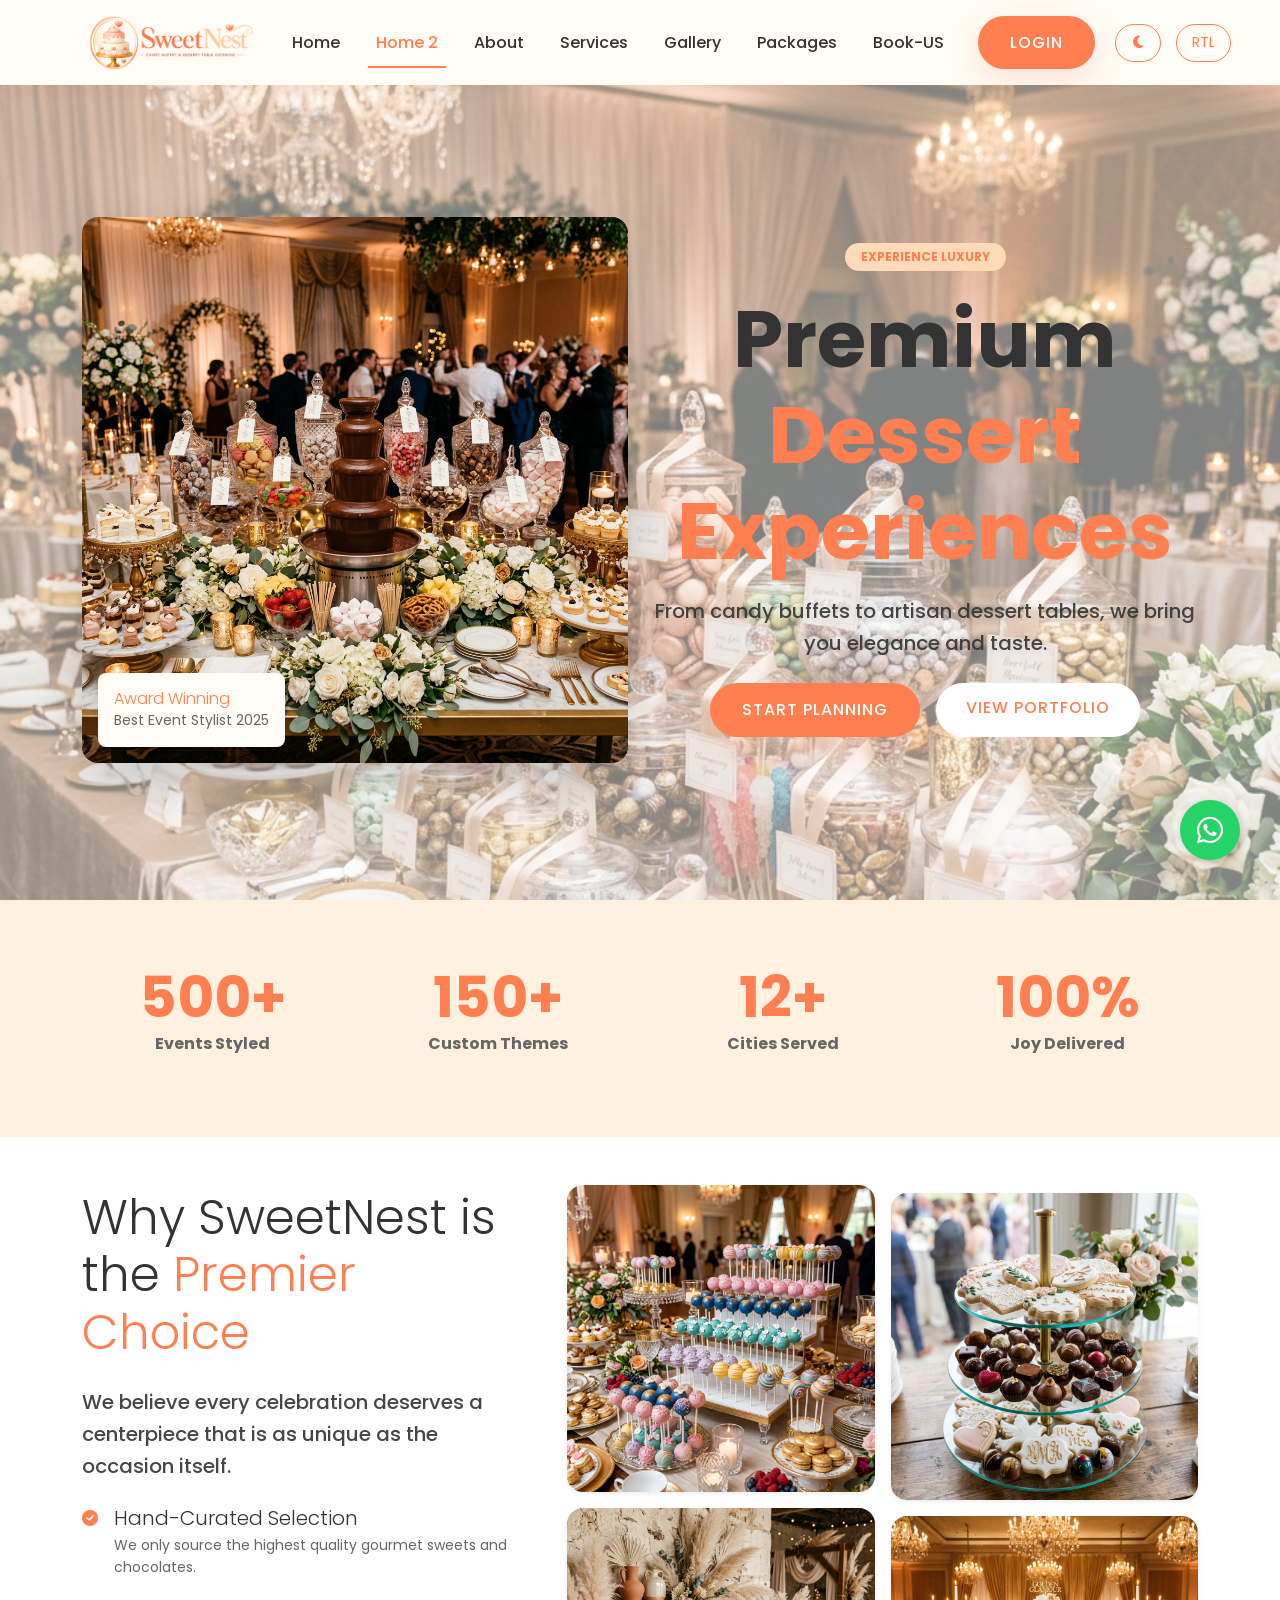
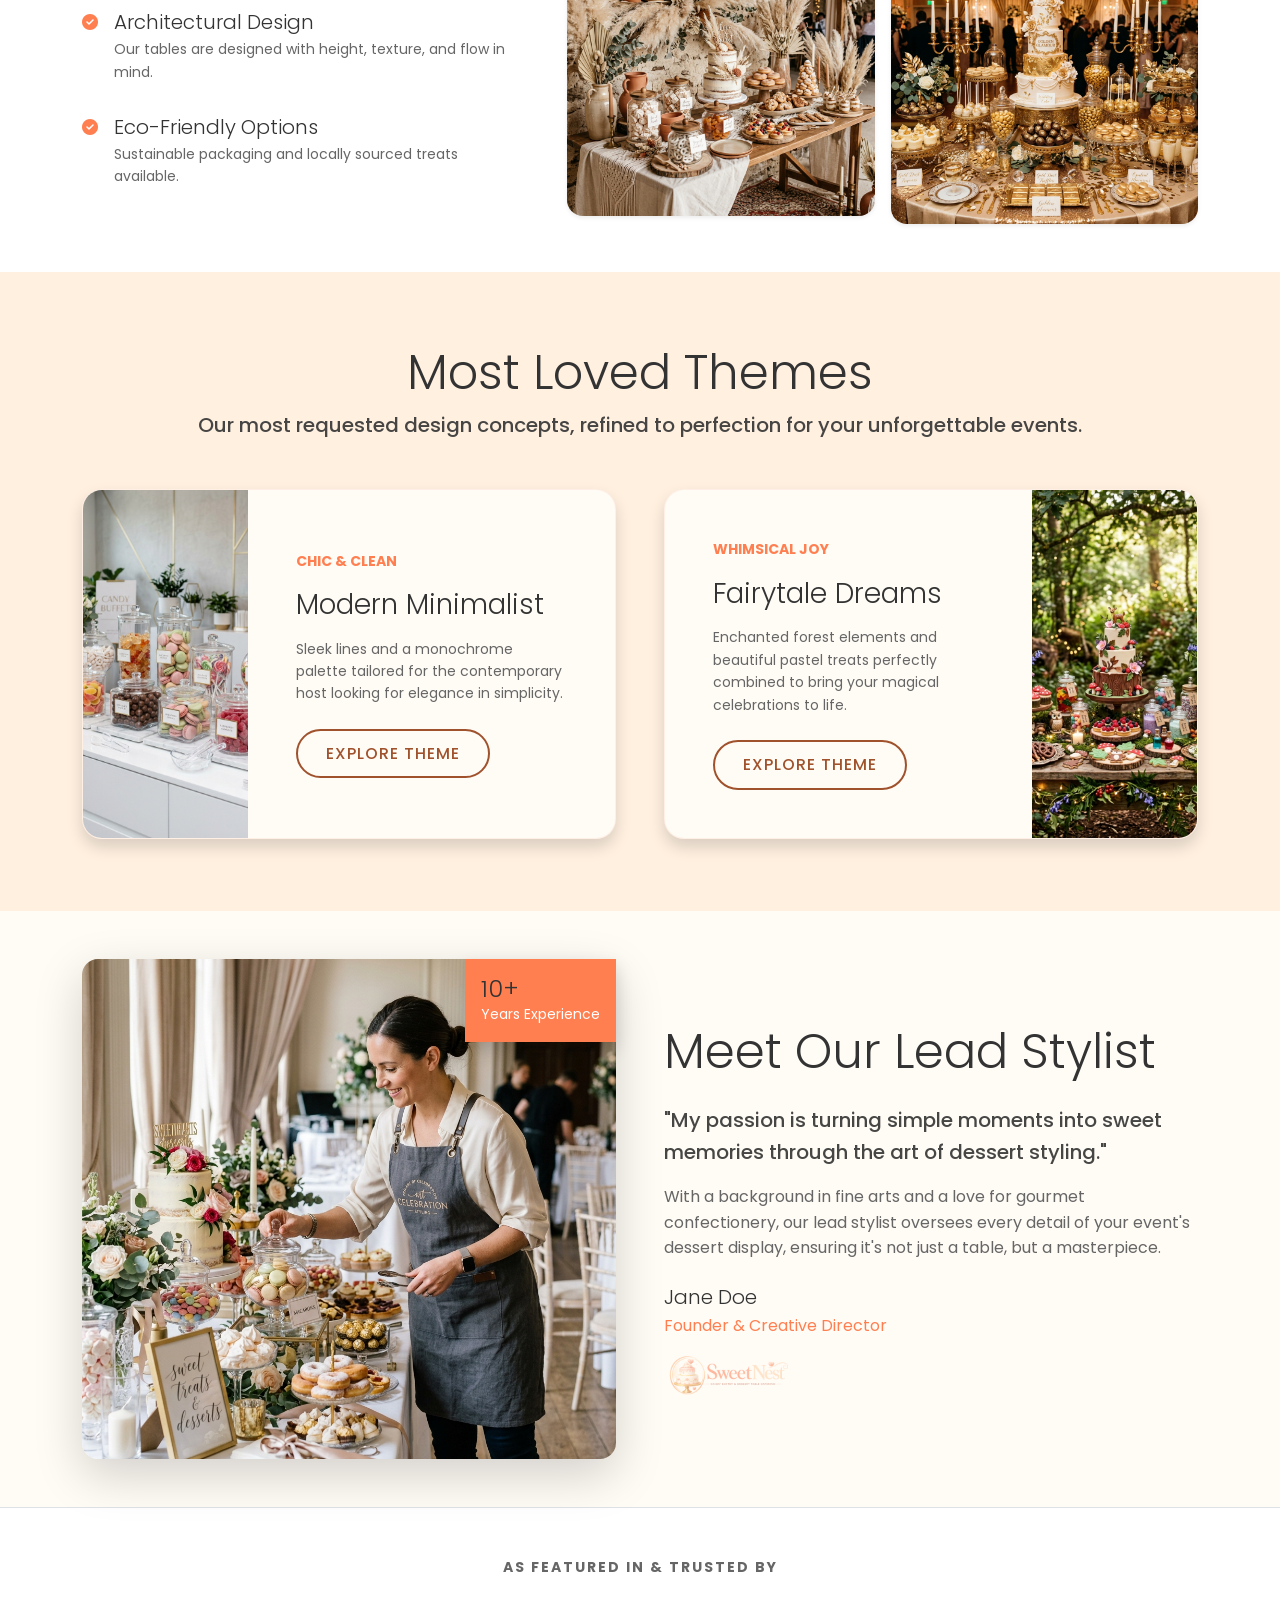
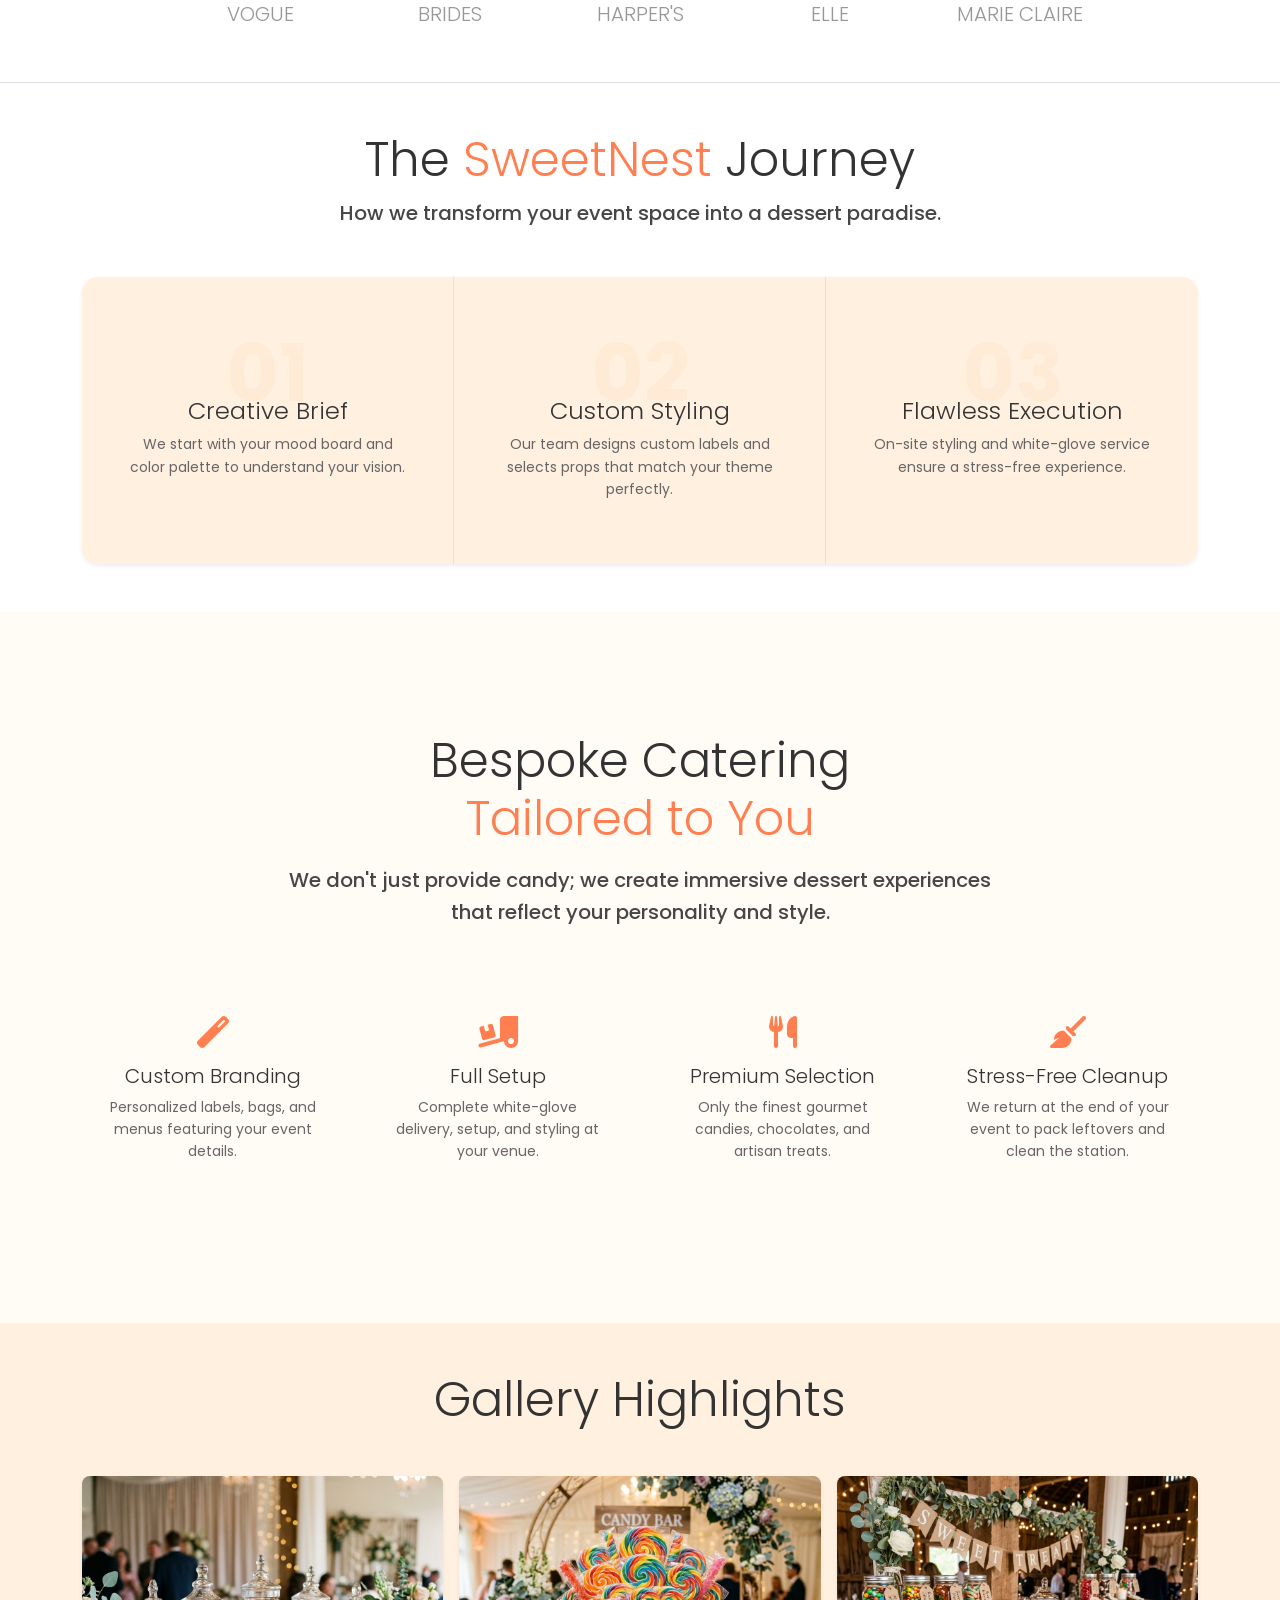
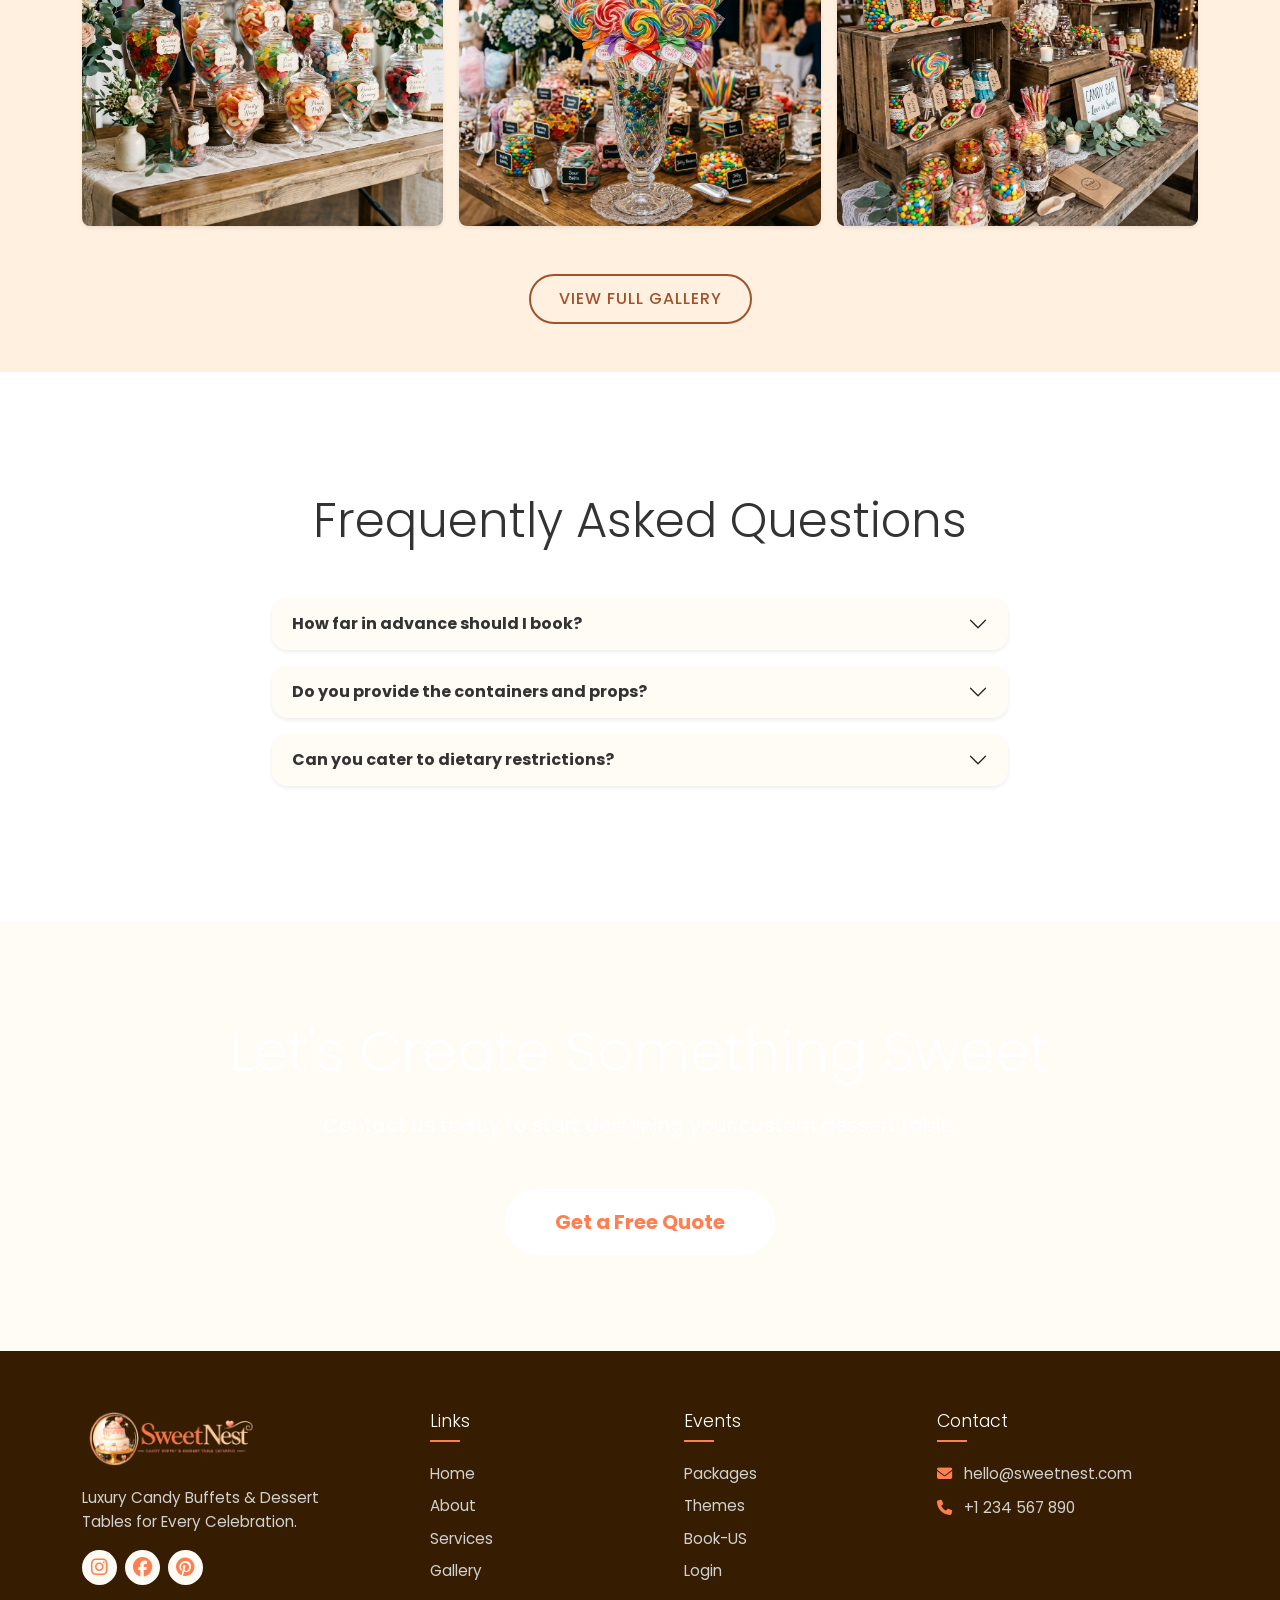
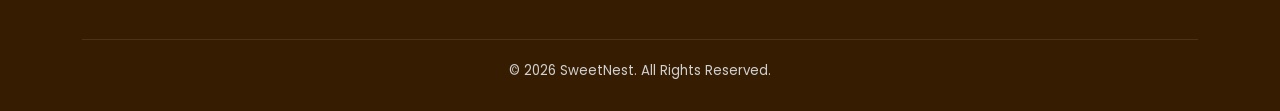
<file: index2.html>
<!DOCTYPE html>
<html lang="en">

<head>
    <meta charset="UTF-8">
    <meta name="viewport" content="width=device-width, initial-scale=1.0">
    <title>SweetNest | Luxury Candy Buffets & Dessert Tables - Home 2</title>
    <meta name="description"
        content="Luxury Candy Buffets & Dessert Tables for Every Celebration. Premium catering for weddings, birthdays, and corporate events.">

    <!-- Bootstrap 5 CSS -->
    <link href="https://cdn.jsdelivr.net/npm/bootstrap@5.3.0/dist/css/bootstrap.min.css" rel="stylesheet">

    <!-- Font Awesome -->
    <link rel="stylesheet" href="https://cdnjs.cloudflare.com/ajax/libs/font-awesome/6.4.0/css/all.min.css">

    <!-- Custom CSS -->
    <link rel="stylesheet" href="assets/css/style.css">



    <!-- Favicon -->
    <link rel="shortcut icon" href="favicon.ico" type="image/x-icon">
    <link rel="icon" href="assets/images/favicon.png" type="image/png">
</head>

<body class="home-2-page">

    <!-- Navbar -->
    <nav class="navbar navbar-expand-xl fixed-top">
        <div class="container">
            <a class="navbar-brand" href="index.html">
                <img src="assets/images/logo.png" alt="SweetNest Logo">
            </a>
            <button class="navbar-toggler" type="button" data-bs-toggle="collapse" data-bs-target="#navbarNav">
                <span class="navbar-toggler-icon"></span>
            </button>
            <div class="collapse navbar-collapse" id="navbarNav">
                <ul class="navbar-nav ms-auto align-items-center">
                    <li class="nav-item"><a class="nav-link" href="index.html">Home</a></li>
                    <li class="nav-item"><a class="nav-link active" href="index2.html">Home 2</a></li>
                    <li class="nav-item"><a class="nav-link" href="about.html">About</a></li>
                    <li class="nav-item"><a class="nav-link" href="services.html">Services</a></li>
                    <li class="nav-item"><a class="nav-link" href="gallery.html">Gallery</a></li>
                    <li class="nav-item"><a class="nav-link" href="packages.html">Packages</a></li>
                    <li class="nav-item"><a class="nav-link" href="contact.html">Book-US</a></li>
                    <li class="nav-item ms-lg-3">
                        <a href="login.html" class="btn-luxury">Login</a>
                    </li>
                    <li class="nav-item">
                        <div class="toggle-group">
                            <button id="theme-toggle" class="theme-toggle" title="Toggle Theme">
                                <i class="fas fa-moon"></i>
                                <i class="fas fa-sun"></i>
                            </button>
                            <button id="rtl-toggle" class="rtl-toggle" title="Toggle RTL">
                                <span>RTL</span>
                            </button>
                        </div>
                    </li>
                </ul>
            </div>
        </div>
    </nav>

    <!-- Hero Section 2 (Modern Luxury) -->
    <header class="hero-2 d-flex align-items-center"
        style="min-height: calc(100vh - 80px); background: linear-gradient(var(--hero-overlay), var(--hero-overlay)), url('assets/images/hero_candy.png'); background-size: cover; background-attachment: fixed;">
        <div class="container py-4">
            <div class="row align-items-center g-4">
                <div class="col-lg-6">
                    <div class="position-relative">
                        <img src="assets/images/hero_candy_2.png" alt="Sweet Event"
                            class="img-fluid rounded-4 shadow-lg border-gold border-5 w-100"
                            style="max-height: 65vh; object-fit: cover;">
                        <div class="position-absolute bottom-0 start-0 bg-white p-3 m-3 rounded-3 shadow-sm"
                            style="background-color: var(--card-bg) !important;">
                            <h6 class="mb-0 text-primary-orange">Award Winning</h6>
                            <p class="small text-muted mb-0">Best Event Stylist 2025</p>
                        </div>
                    </div>
                </div>
                <div class="col-lg-6 text-center">
                    <span class="badge bg-soft-orange text-primary-orange px-3 py-2 rounded-pill fw-bold"
                        style="margin-bottom: 20px;">EXPERIENCE
                        LUXURY</span>
                    <h1 class="display-1 mb-3">Premium <span class="text-primary-orange">Dessert Experiences</span>
                    </h1>
                    <p class="lead mb-4">From candy buffets to artisan dessert tables, we bring you elegance and taste.
                    </p>
                    <div class="d-flex gap-3 justify-content-center">
                        <a href="contact.html" class="btn-luxury">Start Planning</a>
                        <a href="gallery.html" class="btn-luxury-outline">View Portfolio</a>
                    </div>
                </div>
            </div>
        </div>
    </header>

    <!-- Stats Section -->
    <section class="stats-section py-5" style="background-color: var(--bg-light) !important;">
        <div class="container">
            <div class="row g-4 text-center">
                <div class="col-md-3">
                    <div class="p-3">
                        <h2 class="display-4 text-primary-orange mb-0">500+</h2>
                        <p class="text-muted fw-bold">Events Styled</p>
                    </div>
                </div>
                <div class="col-md-3">
                    <div class="p-3">
                        <h2 class="display-4 text-primary-orange mb-0">150+</h2>
                        <p class="text-muted fw-bold">Custom Themes</p>
                    </div>
                </div>
                <div class="col-md-3">
                    <div class="p-3">
                        <h2 class="display-4 text-primary-orange mb-0">12+</h2>
                        <p class="text-muted fw-bold">Cities Served</p>
                    </div>
                </div>
                <div class="col-md-3">
                    <div class="p-3">
                        <h2 class="display-4 text-primary-orange mb-0">100%</h2>
                        <p class="text-muted fw-bold">Joy Delivered</p>
                    </div>
                </div>
            </div>
        </div>
    </section>

    <!-- Why Choose Us (Bespoke Focus) -->
    <section class="why-choose-us py-5 bg-white">
        <div class="container">
            <div class="row align-items-center g-5">
                <div class="col-lg-5">
                    <h2 class="display-5 mb-4">Why SweetNest is the <span class="text-primary-orange">Premier
                            Choice</span></h2>
                    <p class="lead mb-4">We believe every celebration deserves a centerpiece that is as unique as the
                        occasion itself.</p>
                    <ul class="list-unstyled">
                        <li class="mb-3 d-flex align-items-start">
                            <i class="fas fa-check-circle text-primary-orange me-3 mt-1"></i>
                            <div>
                                <h5 class="mb-1">Hand-Curated Selection</h5>
                                <p class="text-muted small">We only source the highest quality gourmet sweets and
                                    chocolates.</p>
                            </div>
                        </li>
                        <li class="mb-3 d-flex align-items-start">
                            <i class="fas fa-check-circle text-primary-orange me-3 mt-1"></i>
                            <div>
                                <h5 class="mb-1">Architectural Design</h5>
                                <p class="text-muted small">Our tables are designed with height, texture, and flow in
                                    mind.</p>
                            </div>
                        </li>
                        <li class="mb-3 d-flex align-items-start">
                            <i class="fas fa-check-circle text-primary-orange me-3 mt-1"></i>
                            <div>
                                <h5 class="mb-1">Eco-Friendly Options</h5>
                                <p class="text-muted small">Sustainable packaging and locally sourced treats available.
                                </p>
                            </div>
                        </li>
                    </ul>
                </div>
                <div class="col-lg-7">
                    <div class="row g-3">
                        <div class="col-6">
                            <img src="assets/images/gallery_extra_1.png" class="img-fluid rounded-4 mb-3 shadow-sm"
                                alt="Candy Detail">
                            <img src="assets/images/theme-boho.png" class="img-fluid rounded-4 shadow-sm"
                                alt="Boho Theme">
                        </div>
                        <div class="col-6 mt-4">
                            <img src="assets/images/gallery_extra_2.png" class="img-fluid rounded-4 mb-3 shadow-sm"
                                alt="Dessert Detail">
                            <img src="assets/images/theme-gold.png" class="img-fluid rounded-4 shadow-sm"
                                alt="Gold Theme">
                        </div>
                    </div>
                </div>
            </div>
        </div>
    </section>

    <!-- Most Loved Themes (Detailed Themes) -->
    <section class="most-loved-themes bg-light py-5">
        <div class="container py-4">
            <div class="text-center mb-5">
                <h2 class="display-5">Most Loved <span class="text-gold">Themes</span></h2>
                <p class="lead">Our most requested design concepts, refined to perfection for your unforgettable events.
                </p>
            </div>
            <div class="row g-5">
                <div class="col-lg-6">
                    <div class="luxury-card flex-row align-items-center p-0 overflow-hidden h-100 shadow">
                        <div class="w-50 h-100 d-none d-md-block">
                            <img src="assets/images/theme-modern.png" class="w-100 h-100 object-fit-cover"
                                alt="Modern Minimalist Theme">
                        </div>
                        <div class="p-5 w-100 w-md-50 d-flex flex-column justify-content-center">
                            <span class="text-primary-orange fw-bold small text-uppercase mb-2">Chic & Clean</span>
                            <h3 class="mt-2 mb-3">Modern Minimalist</h3>
                            <p class="text-muted small mb-4">Sleek lines and a monochrome palette tailored for the
                                contemporary host looking for elegance in simplicity.
                            </p>
                            <div>
                                <a href="themes.html" class="btn-luxury-outline btn-sm">Explore Theme</a>
                            </div>
                        </div>
                    </div>
                </div>
                <div class="col-lg-6">
                    <div class="luxury-card flex-row align-items-center p-0 overflow-hidden h-100 shadow">
                        <div class="p-5 w-100 w-md-50 d-flex flex-column justify-content-center">
                            <span class="text-primary-orange fw-bold small text-uppercase mb-2">Whimsical Joy</span>
                            <h3 class="mt-2 mb-3">Fairytale Dreams</h3>
                            <p class="text-muted small mb-4">Enchanted forest elements and beautiful pastel treats
                                perfectly combined to bring your magical celebrations to life.</p>
                            <div>
                                <a href="themes.html" class="btn-luxury-outline btn-sm">Explore Theme</a>
                            </div>
                        </div>
                        <div class="w-50 h-100 d-none d-md-block">
                            <img src="assets/images/theme-fairytale.png" class="w-100 h-100 object-fit-cover"
                                alt="Fairytale Dreams Theme">
                        </div>
                    </div>
                </div>
            </div>
        </div>
    </section>

    <!-- Meet the Stylist -->
    <section class="meet-stylist py-5">
        <div class="container">
            <div class="row align-items-center g-5">
                <div class="col-lg-6">
                    <div class="position-relative">
                        <img src="assets/images/stylist.png" alt="Lead Stylist"
                            class="img-fluid rounded-4 shadow-lg stylist-img">
                        <div
                            class="position-absolute top-0 end-0 bg-primary-orange text-white p-3 rounded-bottom-start shadow">
                            <h4 class="mb-0">10+</h4>
                            <p class="small mb-0">Years Experience</p>
                        </div>
                    </div>
                </div>
                <div class="col-lg-6">
                    <h2 class="display-5 mb-4">Meet Our <span class="text-gold">Lead Stylist</span></h2>
                    <p class="lead">"My passion is turning simple moments into sweet memories through the art of dessert
                        styling."</p>
                    <p class="text-muted">With a background in fine arts and a love for gourmet confectionery, our lead
                        stylist oversees every detail of your event's dessert display, ensuring it's not just a table,
                        but a masterpiece.</p>
                    <div class="mt-4">
                        <h5 class="mb-1">Jane Doe</h5>
                        <p class="text-primary-orange">Founder & Creative Director</p>
                        <img src="assets/images/logo.png" alt="Signature" style="max-height: 40px; opacity: 0.5;">
                    </div>
                </div>
            </div>
        </div>
    </section>

    <!-- Trusted By / Social Proof -->
    <section class="social-proof py-5 bg-white border-top border-bottom">
        <div class="container text-center">
            <p class="text-uppercase small fw-bold text-muted mb-4 ls-2">As Featured In & Trusted By</p>
            <div class="row g-4 align-items-center justify-content-center opacity-50">
                <div class="col-4 col-md-2">
                    <h5>VOGUE</h5>
                </div>
                <div class="col-4 col-md-2">
                    <h5>BRIDES</h5>
                </div>
                <div class="col-4 col-md-2">
                    <h5>HARPER'S</h5>
                </div>
                <div class="col-4 col-md-2">
                    <h5>ELLE</h5>
                </div>
                <div class="col-4 col-md-2">
                    <h5>MARIE CLAIRE</h5>
                </div>
            </div>
        </div>
    </section>

    <!-- Detailed Process Section -->
    <section class="detailed-process py-5 bg-white">
        <div class="container">
            <div class="text-center mb-5">
                <h2 class="display-5">The <span class="text-primary-orange">SweetNest</span> Journey</h2>
                <p class="lead">How we transform your event space into a dessert paradise.</p>
            </div>
            <div class="row g-0 shadow-sm rounded-4 overflow-hidden">
                <div class="col-md-4">
                    <div class="process-card p-5 bg-light h-100 text-center border-end">
                        <span class="display-1 text-soft-orange fw-bold opacity-25">01</span>
                        <h4 class="mt-n4">Creative Brief</h4>
                        <p class="text-muted small">We start with your mood board and color palette to understand your
                            vision.</p>
                    </div>
                </div>
                <div class="col-md-4">
                    <div class="process-card p-5 bg-light h-100 text-center border-end">
                        <span class="display-1 text-soft-orange fw-bold opacity-25">02</span>
                        <h4 class="mt-n4">Custom Styling</h4>
                        <p class="text-muted small">Our team designs custom labels and selects props that match your
                            theme perfectly.</p>
                    </div>
                </div>
                <div class="col-md-4">
                    <div class="process-card p-5 bg-light h-100 text-center">
                        <span class="display-1 text-soft-orange fw-bold opacity-25">03</span>
                        <h4 class="mt-n4">Flawless Execution</h4>
                        <p class="text-muted small">On-site styling and white-glove service ensure a stress-free
                            experience.</p>
                    </div>
                </div>
            </div>
        </div>
    </section>

    <!-- Our Services (Detailed) -->
    <section class="services-detailed">
        <div class="container">
            <div class="text-center mb-5">
                <div class="row justify-content-center">
                    <div class="col-lg-8">
                        <h2 class="display-5">Bespoke Catering <br><span class="text-primary-orange">Tailored to
                                You</span></h2>
                        <p class="lead mt-3">We don't just provide candy; we create immersive dessert experiences that
                            reflect your personality and style.</p>
                    </div>
                </div>
            </div>
            <div class="row g-4">
                <div class="col-md-6 col-lg-3">
                    <div class="text-center p-4">
                        <i class="fas fa-magic fa-2x text-primary-orange mb-3"></i>
                        <h5>Custom Branding</h5>
                        <p class="small text-muted">Personalized labels, bags, and menus featuring your event details.
                        </p>
                    </div>
                </div>
                <div class="col-md-6 col-lg-3">
                    <div class="text-center p-4">
                        <i class="fas fa-truck-loading fa-2x text-primary-orange mb-3"></i>
                        <h5>Full Setup</h5>
                        <p class="small text-muted">Complete white-glove delivery, setup, and styling at your venue.</p>
                    </div>
                </div>
                <div class="col-md-6 col-lg-3">
                    <div class="text-center p-4">
                        <i class="fas fa-utensils fa-2x text-primary-orange mb-3"></i>
                        <h5>Premium Selection</h5>
                        <p class="small text-muted">Only the finest gourmet candies, chocolates, and artisan treats.</p>
                    </div>
                </div>
                <div class="col-md-6 col-lg-3">
                    <div class="text-center p-4">
                        <i class="fas fa-broom fa-2x text-primary-orange mb-3"></i>
                        <h5>Stress-Free Cleanup</h5>
                        <p class="small text-muted">We return at the end of your event to pack leftovers and clean the
                            station.</p>
                    </div>
                </div>
            </div>
        </div>
    </section>

    <!-- Featured Gallery Grid -->
    <section class="featured-gallery bg-light py-5">
        <div class="container">
            <h2 class="text-center mb-5">Gallery Highlights</h2>
            <div class="row g-3">
                <div class="col-md-4">
                    <img src="assets/images/gummy.png" class="img-fluid rounded-3 shadow-sm" alt="Gummy Candy Display"
                        style="height: 350px; object-fit: cover; width: 100%;">
                </div>
                <div class="col-md-4">
                    <img src="assets/images/gallery_extra_3.png" class="img-fluid rounded-3 shadow-sm"
                        alt="Assorted Candies" style="height: 350px; object-fit: cover; width: 100%;">
                </div>
                <div class="col-md-4">
                    <img src="assets/images/gallery_extra_4.png" class="img-fluid rounded-3 shadow-sm"
                        alt="Elegant Dessert Table" style="height: 350px; object-fit: cover; width: 100%;">
                </div>
            </div>
            <div class="text-center mt-5">
                <a href="gallery.html" class="btn-luxury-outline">View Full Gallery</a>
            </div>
        </div>
    </section>

    <!-- FAQ Section -->
    <section class="faq-section bg-white">
        <div class="container">
            <h2 class="text-center mb-5">Frequently Asked Questions</h2>
            <div class="row justify-content-center">
                <div class="col-lg-8">
                    <div class="accordion" id="faqAccordion">
                        <div class="accordion-item border-0 mb-3 shadow-sm rounded-4 overflow-hidden">
                            <h2 class="accordion-header">
                                <button class="accordion-button collapsed fw-bold" type="button"
                                    data-bs-toggle="collapse" data-bs-target="#faq1"
                                    style="background-color: var(--card-bg); color: var(--text-dark);">
                                    How far in advance should I book?
                                </button>
                            </h2>
                            <div id="faq1" class="accordion-collapse collapse" data-bs-parent="#faqAccordion">
                                <div class="accordion-body"
                                    style="background-color: var(--card-bg); color: var(--text-muted);">
                                    We recommend booking at least 3-6 months in advance, especially for weekend events
                                    during peak wedding season.
                                </div>
                            </div>
                        </div>
                        <div class="accordion-item border-0 mb-3 shadow-sm rounded-4 overflow-hidden">
                            <h2 class="accordion-header">
                                <button class="accordion-button collapsed fw-bold" type="button"
                                    data-bs-toggle="collapse" data-bs-target="#faq2"
                                    style="background-color: var(--card-bg); color: var(--text-dark);">
                                    Do you provide the containers and props?
                                </button>
                            </h2>
                            <div id="faq2" class="accordion-collapse collapse" data-bs-parent="#faqAccordion">
                                <div class="accordion-body"
                                    style="background-color: var(--card-bg); color: var(--text-muted);">
                                    Yes! All our packages include the rental of apothecary jars, stands, scoops, and
                                    decorative props.
                                </div>
                            </div>
                        </div>
                        <div class="accordion-item border-0 mb-3 shadow-sm rounded-4 overflow-hidden">
                            <h2 class="accordion-header">
                                <button class="accordion-button collapsed fw-bold" type="button"
                                    data-bs-toggle="collapse" data-bs-target="#faq3"
                                    style="background-color: var(--card-bg); color: var(--text-dark);">
                                    Can you cater to dietary restrictions?
                                </button>
                            </h2>
                            <div id="faq3" class="accordion-collapse collapse" data-bs-parent="#faqAccordion">
                                <div class="accordion-body"
                                    style="background-color: var(--card-bg); color: var(--text-muted);">
                                    Absolutely! We offer gluten-free, vegan, and nut-free candy options upon request.
                                </div>
                            </div>
                        </div>
                    </div>
                </div>
            </div>
        </div>
    </section>

    <!-- Final Booking CTA -->
    <section class="booking-cta-final py-5 text-center"
        style="background: linear-gradient(var(--cta-overlay), var(--cta-overlay)), url('assets/images/cta_bg_2.png'); background-size: cover; background-position: center; color: white; background-attachment: fixed;">
        <div class="container py-5">
            <h2 class="display-4 text-white mb-4">Let's Create Something Sweet</h2>
            <p class="lead text-white mb-5 opacity-100">Contact us today to start designing your custom dessert table.
            </p>
            <a href="contact.html" class="btn btn-light btn-lg rounded-pill px-5 py-3 fw-bold cta-btn">Get a Free
                Quote</a>
        </div>
    </section>

    <!-- Compact Footer -->
    <footer class="index-footer-dark">
        <div class="container">
            <div class="row g-4 justify-content-between">
                <div class="col-lg-3">
                    <a href="index.html" class="footer-logo">
                        <img src="assets/images/logo.png" alt="SweetNest Logo">
                    </a>
                    <p>Luxury Candy Buffets & Dessert Tables for Every Celebration.</p>
                    <div class="social-links d-flex gap-2 mt-3">
                        <a href="#" class="text-primary-orange"><i class="fab fa-instagram"></i></a>
                        <a href="#" class="text-primary-orange"><i class="fab fa-facebook"></i></a>
                        <a href="#" class="text-primary-orange"><i class="fab fa-pinterest"></i></a>
                    </div>
                </div>
                <div class="col-lg-2">
                    <h5>Links</h5>
                    <ul class="list-unstyled">
                        <li><a href="index.html">Home</a></li>
                        <li><a href="about.html">About</a></li>
                        <li><a href="services.html">Services</a></li>
                        <li><a href="gallery.html">Gallery</a></li>
                    </ul>
                </div>
                <div class="col-lg-2">
                    <h5>Events</h5>
                    <ul class="list-unstyled">
                        <li><a href="packages.html">Packages</a></li>
                        <li><a href="themes.html">Themes</a></li>
                        <li><a href="contact.html">Book-US</a></li>
                        <li><a href="login.html">Login</a></li>
                    </ul>
                </div>
                <div class="col-lg-3">
                    <h5>Contact</h5>
                    <p><i class="fas fa-envelope me-2 text-primary-orange"></i> hello@sweetnest.com</p>
                    <p><i class="fas fa-phone me-2 text-primary-orange"></i> +1 234 567 890</p>
                </div>
            </div>
            <div class="footer-bottom text-center">
                <p class="mb-0 small text-muted">&copy; 2026 SweetNest. All Rights Reserved.</p>
            </div>
        </div>
    </footer>

    <!-- Floating Buttons -->
    <button class="back-to-top" id="backToTop" title="Back to Top">
        <i class="fas fa-chevron-up"></i>
    </button>
    <a href="https://wa.me/1234567890" class="whatsapp-float" target="_blank">
        <i class="fab fa-whatsapp"></i>
    </a>

    <!-- Scripts -->
    <script src="https://cdn.jsdelivr.net/npm/bootstrap@5.3.0/dist/js/bootstrap.bundle.min.js"></script>
    <script src="assets/js/main.js"></script>
</body>

</html>
</file>
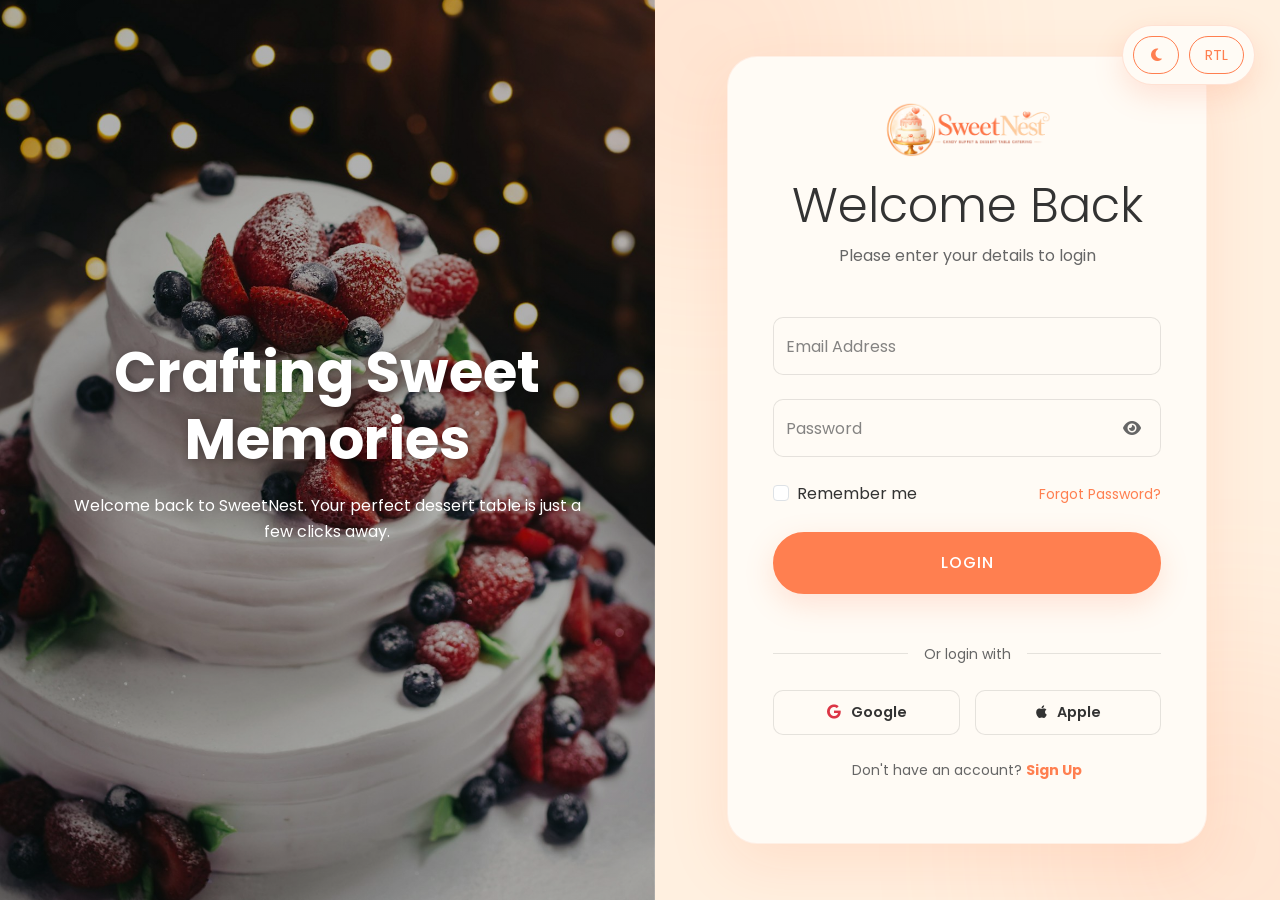
<file: login.html>
<!DOCTYPE html>
<html lang="en">
<head>
    <meta charset="UTF-8">
    <meta name="viewport" content="width=device-width, initial-scale=1.0">
    <title>Login | SweetNest</title>
    
    <!-- Bootstrap 5 CSS -->
    <link href="https://cdn.jsdelivr.net/npm/bootstrap@5.3.0/dist/css/bootstrap.min.css" rel="stylesheet">
    
    <!-- Font Awesome -->
    <link rel="stylesheet" href="https://cdnjs.cloudflare.com/ajax/libs/font-awesome/6.4.0/css/all.min.css">
    
    <!-- Custom CSS -->
    <link rel="stylesheet" href="assets/css/style.css">
    
    <!-- Favicon -->
    <link rel="shortcut icon" href="favicon.ico" type="image/x-icon">
    <link rel="icon" href="assets/images/favicon.png" type="image/png">
</head>

<body class="auth-page">

    <div class="auth-toggles">
        <button id="theme-toggle" class="theme-toggle" title="Toggle Theme">
            <i class="fas fa-moon"></i>
            <i class="fas fa-sun"></i>
        </button>
        <button id="rtl-toggle" class="rtl-toggle" title="Toggle RTL">
            <span>RTL</span>
        </button>
    </div>

    <div class="auth-wrapper">
        <!-- Left Side: Image (Desktop Only) -->
        <div class="auth-image-side">
            <div class="auth-image-content">
                <h1>Crafting Sweet <br>Memories</h1>
                <p>Welcome back to SweetNest. Your perfect dessert table is just a few clicks away.</p>
            </div>
        </div>

        <!-- Right Side: Form -->
        <div class="auth-form-side">
            <div class="bg-blob blob-1"></div>
            <div class="bg-blob blob-2"></div>

            <div class="auth-card">
                <div class="text-center mb-5">
                    <a href="index.html" class="footer-logo">
                        <img src="assets/images/logo.png" alt="SweetNest Logo">
                    </a>
                    <h2 class="mt-3">Welcome Back</h2>
                    <p class="text-muted">Please enter your details to login</p>
                </div>
                <form>
                    <div class="form-floating mb-4">
                        <input type="email" class="form-control" id="email" placeholder="hello@example.com">
                        <label for="email">Email Address</label>
                    </div>
                    <div class="form-floating mb-4 password-field-container">
                        <input type="password" class="form-control" id="password" placeholder="••••••••">
                        <label for="password">Password</label>
                        <button type="button" class="password-toggle" id="togglePassword">
                            <i class="fas fa-eye"></i>
                        </button>
                    </div>
                    <div class="auth-remember-forgot mb-4">
                        <div class="form-check">
                            <input type="checkbox" class="form-check-input" id="remember">
                            <label class="form-check-label" for="remember">Remember me</label>
                        </div>
                        <a href="#" class="text-primary-orange text-decoration-none small">Forgot Password?</a>
                    </div>
                    <button type="submit" class="btn-luxury w-100 py-3 mb-4">Login</button>
                    
                    <div class="social-separator">
                        <span class="small text-muted px-2">Or login with</span>
                    </div>

                    <div class="social-buttons mb-4">
                        <a href="#" class="btn-social btn-google">
                            <i class="fab fa-google text-danger"></i>
                            <span>Google</span>
                        </a>
                        <a href="#" class="btn-social btn-apple">
                            <i class="fab fa-apple"></i>
                            <span>Apple</span>
                        </a>
                    </div>

                    <div class="text-center">
                        <p class="small text-muted">Don't have an account? <a href="signup.html" class="text-primary-orange fw-bold text-decoration-none">Sign Up</a></p>
                    </div>
                </form>
            </div>
        </div>
    </div>

    <!-- Scripts -->
    <script src="https://cdn.jsdelivr.net/npm/bootstrap@5.3.0/dist/js/bootstrap.bundle.min.js"></script>
    <script src="assets/js/main.js"></script>
</body>
</html>
</file>
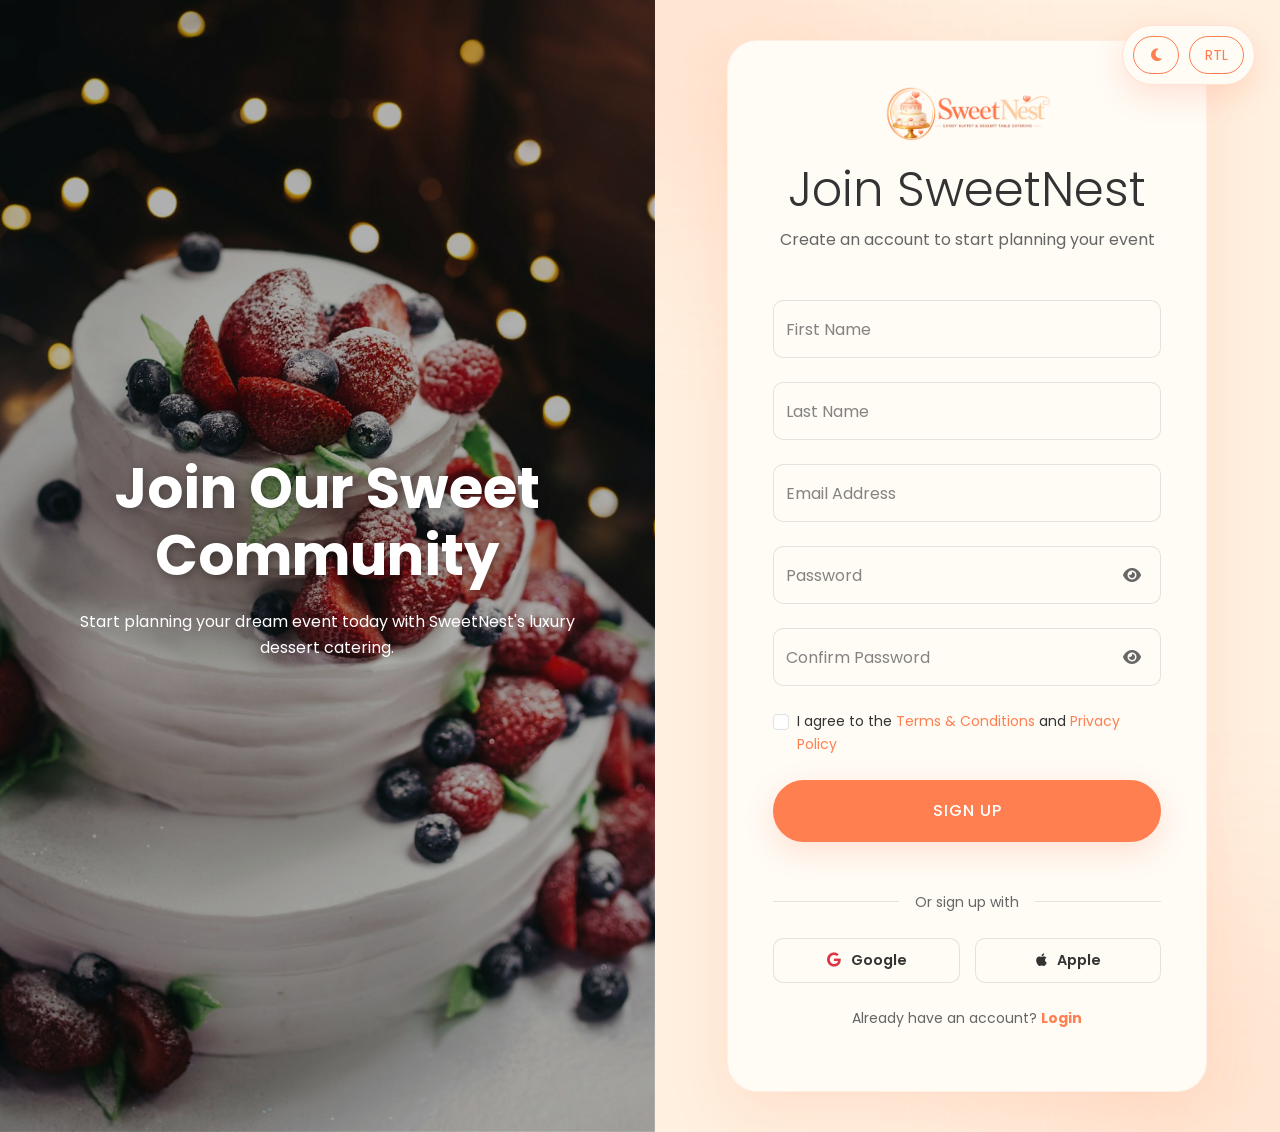
<file: signup.html>
<!DOCTYPE html>
<html lang="en">
<head>
    <meta charset="UTF-8">
    <meta name="viewport" content="width=device-width, initial-scale=1.0">
    <title>Sign Up | SweetNest</title>
    
    <!-- Bootstrap 5 CSS -->
    <link href="https://cdn.jsdelivr.net/npm/bootstrap@5.3.0/dist/css/bootstrap.min.css" rel="stylesheet">
    
    <!-- Font Awesome -->
    <link rel="stylesheet" href="https://cdnjs.cloudflare.com/ajax/libs/font-awesome/6.4.0/css/all.min.css">
    
    <!-- Custom CSS -->
    <link rel="stylesheet" href="assets/css/style.css">
    
    <!-- Favicon -->
    <link rel="shortcut icon" href="favicon.ico" type="image/x-icon">
    <link rel="icon" href="assets/images/favicon.png" type="image/png">
</head>
<body class="auth-page">

    <div class="auth-toggles">
        <button id="theme-toggle" class="theme-toggle" title="Toggle Theme">
            <i class="fas fa-moon"></i>
            <i class="fas fa-sun"></i>
        </button>
        <button id="rtl-toggle" class="rtl-toggle" title="Toggle RTL">
            <span>RTL</span>
        </button>
    </div>

    <div class="auth-wrapper">
        <!-- Left Side: Image (Desktop Only) -->
        <div class="auth-image-side">
            <div class="auth-image-content">
                <h1>Join Our Sweet <br>Community</h1>
                <p>Start planning your dream event today with SweetNest's luxury dessert catering.</p>
            </div>
        </div>

        <!-- Right Side: Form -->
        <div class="auth-form-side">
            <div class="bg-blob blob-1"></div>
            <div class="bg-blob blob-2"></div>

            <div class="auth-card">
                <div class="text-center mb-5">
                    <a href="index.html" class="footer-logo">
                        <img src="assets/images/logo.png" alt="SweetNest Logo">
                    </a>
                    <h2 class="mt-3">Join SweetNest</h2>
                    <p class="text-muted">Create an account to start planning your event</p>
                </div>
                <form>
                    <div class="form-floating mb-4">
                        <input type="text" class="form-control" id="firstname" placeholder="Jane">
                        <label for="firstname">First Name</label>
                    </div>
                    <div class="form-floating mb-4">
                        <input type="text" class="form-control" id="lastname" placeholder="Doe">
                        <label for="lastname">Last Name</label>
                    </div>
                    <div class="form-floating mb-4">
                        <input type="email" class="form-control" id="email" placeholder="jane@example.com">
                        <label for="email">Email Address</label>
                    </div>
                    <div class="form-floating mb-4 password-field-container">
                        <input type="password" class="form-control" id="password" placeholder="••••••••">
                        <label for="password">Password</label>
                        <button type="button" class="password-toggle" id="togglePassword">
                            <i class="fas fa-eye"></i>
                        </button>
                    </div>
                    <div class="form-floating mb-4 password-field-container">
                        <input type="password" class="form-control" id="confirm_password" placeholder="••••••••">
                        <label for="confirm_password">Confirm Password</label>
                        <button type="button" class="password-toggle" id="toggleConfirmPassword">
                            <i class="fas fa-eye"></i>
                        </button>
                    </div>
                    <div class="form-check mb-4">
                        <input type="checkbox" class="form-check-input" id="terms" required>
                        <label class="form-check-label small" for="terms">I agree to the <a href="#" class="text-primary-orange">Terms & Conditions</a> and <a href="#" class="text-primary-orange">Privacy Policy</a></label>
                    </div>
                    <button type="submit" class="btn-luxury w-100 py-3 mb-4">Sign Up</button>
                    
                    <div class="social-separator">
                        <span class="small text-muted px-2">Or sign up with</span>
                    </div>

                    <div class="social-buttons mb-4">
                        <a href="#" class="btn-social btn-google">
                            <i class="fab fa-google text-danger"></i>
                            <span>Google</span>
                        </a>
                        <a href="#" class="btn-social btn-apple">
                            <i class="fab fa-apple"></i>
                            <span>Apple</span>
                        </a>
                    </div>

                    <div class="text-center">
                        <p class="small text-muted">Already have an account? <a href="login.html" class="text-primary-orange fw-bold text-decoration-none">Login</a></p>
                    </div>
                </form>
            </div>
        </div>
    </div>

    <!-- Scripts -->
    <script src="https://cdn.jsdelivr.net/npm/bootstrap@5.3.0/dist/js/bootstrap.bundle.min.js"></script>
    <script src="assets/js/main.js"></script>
</body>
</html>
</file>
<file: assets/css/style.css>
/* 
   SweetNest - Luxury Candy Buffets & Dessert Tables 
   Design System: Luxury Pastel
*/

@import url('https://fonts.googleapis.com/css2?family=Poppins:wght@300;400;500;600;700&display=swap');

:root {
    --primary-orange: #FF7F50;
    --soft-orange: #FFDAB9;
    --cream-white: #FFF8E1;
    --gold: #A0522D;
    --gold-hover: #8B4513;
    --text-dark: #333333;
    --text-muted: #666666;
    --white: #FFFBF5;
    --bg-light: #FFF0E0;
    --card-bg: #FFFBF5;
    --navbar-bg: #FFFBF5;
    --hero-overlay: rgba(255, 255, 255, 0.5);
    --cta-overlay: rgba(255, 127, 80, 0.85);

    --font-heading: 'Poppins', sans-serif;
    --font-subheading: 'Poppins', sans-serif;
    --font-body: 'Poppins', sans-serif;

    --transition: all 0.3s ease;
    --shadow-soft: 0 10px 30px rgba(255, 127, 80, 0.2);
    --shadow-hover: 0 15px 40px rgba(255, 127, 80, 0.4);

    --google-blue: #4285F4;
    --apple-black: #000000;
}

[data-theme="dark"] {
    --primary-orange: #FF8C00;
    --soft-orange: #361C00;
    --cream-white: #1F1F1F;
    --gold: #8B4513;
    --gold-hover: #5C2F00;
    --text-dark: #FFFFFF;
    --text-muted: #D1D1D1;
    --white: #121212;
    --bg-light: #1A1A1A;
    --card-bg: #242424;
    --navbar-bg: #121212;
    --hero-overlay: rgba(18, 18, 18, 0.5);
    --cta-overlay: rgba(54, 28, 0, 0.9);
    --shadow-soft: 0 10px 30px rgba(255, 140, 0, 0.2);
    --shadow-hover: 0 15px 40px rgba(255, 140, 0, 0.4);
}

[data-theme="dark"] a:hover,
[data-theme="dark"] .text-primary-orange:hover {
    color: #FFDAB9 !important;
    /* Peach Puff for high contrast hover in dark mode */
}

/* Bootstrap Utility Overrides for Theme Support */
.text-primary-orange {
    color: var(--primary-orange) !important;
}

.bg-primary-orange {
    background-color: var(--primary-orange) !important;
}

.text-muted {
    color: var(--text-muted) !important;
}

.lead {
    color: var(--text-dark);
    opacity: 0.9;
    font-weight: 500;
}

.bg-light {
    background-color: var(--bg-light) !important;
}

.text-white {
    color: #FFFFFF !important;
}

[data-theme="dark"] .text-white-50 {
    color: rgba(255, 255, 255, 0.6) !important;
}

[data-theme="dark"] .bg-white {
    background-color: var(--card-bg) !important;
}

[data-theme="dark"] .border {
    border-color: rgba(255, 255, 255, 0.1) !important;
}

[data-theme="dark"] hr {
    border-color: rgba(255, 255, 255, 0.1);
    opacity: 0.2;
}


/* RTL Support */
[dir="rtl"] {
    text-align: right;
}

[dir="rtl"] .ms-auto {
    margin-right: auto !important;
    margin-left: 0 !important;
}

[dir="rtl"] .me-2 {
    margin-left: 0.5rem !important;
    margin-right: 0 !important;
}

[dir="rtl"] .ms-lg-3 {
    margin-right: 1rem !important;
    margin-left: 0 !important;
}

[dir="rtl"] footer h5::after {
    left: auto;
    right: 0;
}

[dir="rtl"] .whatsapp-float {
    right: auto;
    left: 40px;
}

[dir="rtl"] .back-to-top {
    right: auto;
    left: 110px;
}

/* Form Controls Theme Support */
.form-label {
    font-family: var(--font-subheading);
    font-weight: 500;
    color: var(--text-dark);
}

.form-control,
.form-select {
    background-color: var(--white);
    border: 1px solid rgba(0, 0, 0, 0.1);
    color: var(--text-dark);
    padding: 12px 15px;
    border-radius: 10px;
    transition: var(--transition);
}

[data-theme="dark"] .form-control,
[data-theme="dark"] .form-select {
    background-color: #2d2d2d;
    border-color: rgba(255, 255, 255, 0.1);
    color: var(--text-dark);
}

[data-theme="dark"] .form-control::placeholder {
    color: rgba(255, 255, 255, 0.6);
}

.form-control:focus,
.form-select:focus {
    background-color: var(--white);
    color: var(--text-dark);
    border-color: #FF7F50;
    box-shadow: 0 0 0 0.25rem rgba(255, 127, 80, 0.25);
}

[data-theme="dark"] .form-control:focus,
[data-theme="dark"] .form-select:focus {
    background-color: #333333;
}

.form-check-label {
    color: var(--text-dark);
}

/* Floating Labels & Always Visible Placeholders */
.form-floating {
    position: relative;
    margin-bottom: 1.5rem;
}

.form-floating>.form-control {
    height: calc(3.5rem + 2px);
    padding: 1rem 0.75rem;
}

.form-floating>label {
    position: absolute;
    top: 0;
    left: 0;
    width: 100%;
    height: 100%;
    padding: 1rem 0.75rem;
    overflow: hidden;
    text-align: start;
    text-overflow: ellipsis;
    white-space: nowrap;
    pointer-events: none;
    border: 1px solid transparent;
    transform-origin: 0 0;
    transition: opacity .1s ease-in-out, transform .1s ease-in-out;
    color: var(--text-muted);
    opacity: 0.8;
}

.form-floating>.form-control::placeholder {
    color: transparent;
}

.form-floating>.form-control:focus,
.form-floating>.form-control:not(:placeholder-shown) {
    padding-top: 1.625rem;
    padding-bottom: .625rem;
}

.form-floating>.form-control:focus~label,
.form-floating>.form-control:not(:placeholder-shown)~label {
    opacity: 1;
    transform: scale(.85) translateY(-.5rem) translateX(.15rem);
    color: #FF7F50;
    font-weight: 600;
}

/* Password Toggle Styles */
.password-field-container {
    position: relative;
}

.password-toggle {
    position: absolute;
    right: 15px;
    top: 50%;
    transform: translateY(-50%);
    background: none;
    border: none;
    color: var(--text-muted);
    cursor: pointer;
    z-index: 10;
    padding: 5px;
    transition: var(--transition);
    display: flex;
    align-items: center;
    justify-content: center;
}

.password-toggle:hover {
    color: #FF7F50;
}

[dir="rtl"] .password-toggle {
    right: auto;
    left: 15px;
}

/* General Styles */
body {
    font-family: var(--font-body);
    color: var(--text-dark);
    background-color: var(--white);
    line-height: 1.6;
    overflow-x: hidden;
    transition: background-color 0.3s ease, color 0.3s ease;
}

a {
    text-decoration: none;
    transition: var(--transition);
    color: inherit;
}

a:hover {
    text-decoration: none;
    color: #FF7F50;
}

h1,
h2,
h3,
h4,
h5,
h6 {
    font-family: var(--font-heading);
    font-weight: 300;
    color: var(--text-dark);
}

h2 {
    font-size: calc(1.425rem + 2.1vw);
}

@media (min-width: 1200px) {
    h2 {
        font-size: 3rem;
    }
}

.heading-poppins {
    font-family: var(--font-subheading);
}

/* Luxury Section Spacing */
section {
    padding: 100px 0;
}

@media (max-width: 768px) {
    section {
        padding: 60px 0;
    }
}

/* Custom Buttons */
.btn-luxury {
    background-color: #FF7F50;
    color: #FFFFFF;
    border: 2px solid #FF7F50;
    padding: 12px 30px;
    border-radius: 50px;
    font-family: var(--font-subheading);
    font-weight: 500;
    transition: var(--transition);
    text-transform: uppercase;
    letter-spacing: 1px;
    box-shadow: var(--shadow-soft);
    display: inline-block;
}

.btn-luxury:hover {
    background-color: transparent;
    color: #FF7F50;
    transform: translateY(-3px) scale(1.05);
    box-shadow: var(--shadow-hover);
    border-color: #FF7F50;
}

.btn-luxury-outline {
    background-color: transparent;
    color: var(--gold);
    border: 2px solid var(--gold);
    padding: 10px 28px;
    border-radius: 50px;
    font-family: var(--font-subheading);
    font-weight: 500;
    transition: var(--transition);
    text-transform: uppercase;
    letter-spacing: 1px;
    display: inline-block;
}

.btn-luxury-outline:hover {
    background-color: var(--gold);
    color: #FFFFFF;
    transform: translateY(-3px) scale(1.05);
    box-shadow: 0 5px 15px rgba(212, 175, 55, 0.3);
}

[data-theme="dark"] .btn-luxury-outline:hover {
    color: var(--text-dark);
}

[data-theme="dark"] .navbar-toggler-icon {
    background-image: url("data:image/svg+xml,%3csvg xmlns='http://www.w3.org/2000/svg' viewBox='0 0 30 30'%3e%3cpath stroke='rgba%28255, 255, 255, 0.75%29' stroke-linecap='round' stroke-miterlimit='10' stroke-width='2' d='M4 7h22M4 15h22M4 23h22'/%3e%3c/svg%3e");
}

[data-theme="dark"] .navbar-toggler {
    border-color: rgba(255, 255, 255, 0.1);
}

.navbar {
    padding: 15px 0;
    transition: var(--transition);
    background-color: var(--navbar-bg);
    /* Use variable */
    box-shadow: 0 2px 20px rgba(0, 0, 0, 0.05);
}

body {
    padding-top: 80px;
    /* Prevent content overlap with sticky header */
}

.nav-link {
    font-family: var(--font-subheading);
    font-weight: 500;
    color: var(--text-dark) !important;
    margin: 0 10px;
    position: relative;
    white-space: nowrap;
    /* Prevent text wrapping in menu */
    transition: var(--transition);
}

.nav-link:hover,
.nav-link.active {
    color: #FF7F50 !important;
}

.navbar-nav {
    flex-wrap: nowrap;
    /* Ensure navbar items stay on one line */
    align-items: center;
}

@media (max-width: 1200px) {
    .nav-link {
        margin: 0 5px;
        font-size: 0.9rem;
    }
}

@media (max-width: 1199.98px) {
    .navbar-collapse {
        max-height: calc(100vh - 80px);
        /* Adjust based on navbar height */
        overflow-y: auto;
        -webkit-overflow-scrolling: touch;
        /* Smooth scrolling on iOS */
    }

    .navbar-nav {
        flex-direction: column;
        /* Stack items vertically */
        align-items: center;
        /* Center items horizontally */
        padding: 15px 0;
        /* Add some vertical padding to the whole menu */
    }

    .navbar-nav .nav-item {
        width: 100%;
        /* Make each nav item take full width */
        text-align: center;
        /* Center the text within each item */
    }

    .navbar-nav .nav-link {
        margin: 10px 0;
        /* Add vertical margin for spacing */
        padding: 10px 0;
        /* Add padding for clickable area */
        width: 100%;
        /* Ensure link takes full width of its parent */
    }

    .navbar-nav .nav-link::after {
        left: 50%;
        /* Center the underline */
        transform: translateX(-50%);
    }

    .navbar-nav .ms-lg-3 {
        /* Override specific margin for login button */
        margin-left: 0 !important;
        margin-top: 10px;
        /* Add some top margin */
    }

    .navbar-nav .toggle-group {
        margin-left: 0;
        /* Remove left margin */
        margin-top: 10px;
        /* Add some top margin */
        justify-content: center;
        /* Center the toggles */
        width: 100%;
    }
}

.nav-link::after {
    content: '';
    position: absolute;
    bottom: -5px;
    left: 50%;
    width: 0;
    height: 2px;
    background-color: #FF7F50;
    transition: var(--transition);
    transform: translateX(-50%);
}

.nav-link:hover::after,
.nav-link.active::after {
    width: 100%;
}

.navbar-brand {
    padding: 0;
}

.navbar-brand img {
    max-height: 55px;
    /* Consistent height */
    width: auto;
    transition: var(--transition);
}

.navbar-brand img:hover {
    transform: scale(1.05);
}

/* Hero Section */
.hero {
    height: calc(100vh - 80px);
    display: flex;
    align-items: center;
    background: linear-gradient(rgba(255, 240, 220, 0.4), rgba(255, 165, 0, 0.4)), url('../images/hero.jpg');
    background-size: cover;
    background-position: center;
    position: relative;
    overflow: hidden;
}

.hero h1,
.hero-2 h1,
.page-header h1,
.auth-image-content h1 {
    font-weight: 700;
}

.hero-content h1 {
    font-size: 4.5rem;
    margin-bottom: 20px;
}

.hero-content p {
    font-size: 1.25rem;
    margin-bottom: 30px;
    color: var(--text-dark);
    font-weight: 500;
    line-height: 1.8;
}

.hero-img-main {
    max-height: 75vh;
    width: auto;
    object-fit: contain;
    margin-left: auto;
    margin-right: auto;
    /* Added for centering */
    display: block;
}

.hero .btn-luxury-outline,
.hero-2 .btn-luxury-outline,
.package-inspiration .btn-luxury-outline {
    background-color: #FFFFFF;
    /* White background for better visibility */
    color: var(--primary-orange);
    border-color: #FFFFFF;
}

.hero .btn-luxury-outline:hover,
.hero-2 .btn-luxury-outline:hover,
.package-inspiration .btn-luxury-outline:hover {
    background-color: var(--primary-orange);
    color: #FFFFFF;
    border-color: var(--primary-orange);
}

@media (max-width: 991.98px) {

    /* For tablets and mobile devices */
    .hero {
        padding-top: 80px;
        /* Adjust based on navbar height */
        height: auto;
        /* Allow height to adjust based on content */
    }

    .hero-content h1 {
        font-size: 3.5rem;
    }

    .hero-content {
        text-align: center;
        /* Center content on smaller screens */
    }

    .hero-content .d-flex,
    .hero-2 .d-flex.gap-3,
    .package-inspiration .d-flex {
        justify-content: center !important;
        /* Center buttons on smaller screens */
        flex-direction: column;
        /* Stack buttons vertically */
        align-items: center;
        /* Center buttons horizontally */
        gap: 15px !important;
        /* Ensure consistent vertical gap */
        margin-bottom: 40px;
        /* Added gap to prevent overlap with image below */
    }

    .hero-content .btn-luxury,
    .hero-content .btn-luxury-outline,
    .hero-2 .btn-luxury,
    .hero-2 .btn-luxury-outline,
    .package-inspiration .btn-luxury,
    .package-inspiration .btn-luxury-outline {
        width: 100%;
        max-width: 280px;
        /* Consistent width for stacked buttons */
    }
}

@media (max-width: 768px) {
    .hero-content h1 {
        font-size: 2.5rem;
    }
}

/* Card Styles */
.luxury-card {
    border: none;
    border-radius: 20px;
    overflow: hidden;
    transition: var(--transition);
    box-shadow: var(--shadow-soft);
    background-color: var(--card-bg);
    display: flex;
    flex-direction: column;
    height: 100%;
}

.luxury-card.flex-row {
    flex-direction: row !important;
}

@media (max-width: 767.98px) {
    .luxury-card.flex-row {
        flex-direction: column !important;
    }

    .luxury-card.flex-row .w-50 {
        width: 100% !important;
    }
}

.luxury-card:hover {
    transform: translateY(-10px);
    box-shadow: var(--shadow-hover);
}

.luxury-card .card-body,
.luxury-card.p-4 {
    flex: 1;
    display: flex;
    flex-direction: column;
    align-items: center;
    text-align: center;
    justify-content: flex-start;
    /* Start from top, but push button to bottom */
}

.luxury-card.flex-row .p-4 {
    align-items: flex-start;
    text-align: left;
}

/* Helper Classes */
.border-gold {
    border-color: var(--gold) !important;
}

.bg-soft-orange {
    background-color: var(--soft-orange) !important;
}

.ls-2 {
    letter-spacing: 2px;
}

.text-soft-orange {
    color: var(--soft-orange) !important;
}

.mt-n4 {
    margin-top: -1.5rem !important;
}

.process-card {
    transition: var(--transition);
}

/* Home 2 Specific Refinements */
.home-2-page section {
    padding: 120px 0;
}

.home-2-page .display-2 {
    font-weight: 800;
    letter-spacing: -1px;
}

.home-2-page .luxury-card {
    border: 1px solid rgba(255, 127, 80, 0.1);
}

[data-theme="dark"] .home-2-page .luxury-card {
    border-color: rgba(255, 255, 255, 0.05);
}

.home-2-page .stats-section h2 {
    font-family: var(--font-subheading);
    font-weight: 700;
}

.home-2-page .process-card span.display-1 {
    font-family: var(--font-heading);
    transition: var(--transition);
}

.home-2-page .process-card:hover {
    background-color: var(--white) !important;
    box-shadow: inset 0 0 20px rgba(0, 0, 0, 0.05);
}

.home-2-page .process-card:hover span.display-1 {
    transform: scale(1.1);
    opacity: 0.4 !important;
}

[data-theme="dark"] .home-2-page .process-card:hover {
    background-color: var(--card-bg) !important;
}

/* Ensure text clarity in any mode */
.home-2-page .hero-2 .lead {
    text-shadow: 0 2px 10px rgba(0, 0, 0, 0.1);
}

[data-theme="dark"] .home-2-page .hero-2 .lead {
    text-shadow: 0 2px 10px rgba(0, 0, 0, 0.5);
}

/* Ensure buttons/links at the bottom of the card are pushed down */
.luxury-card .btn-luxury,
.luxury-card .btn-luxury-outline,
.luxury-card .text-gold {
    margin-top: auto;
}

.luxury-card-img {
    height: 240px;
    overflow: hidden;
    width: 100%;
}

.luxury-card img,
.luxury-card .card-img-top {
    height: 100%;
    object-fit: cover;
    width: 100%;
    transition: var(--transition);
}

.luxury-card:hover img,
.luxury-card:hover .card-img-top {
    transform: scale(1.1);
}

/* Floating Elements Animation */
@keyframes float {
    0% {
        transform: translateY(0px);
    }

    50% {
        transform: translateY(-20px);
    }

    100% {
        transform: translateY(0px);
    }
}

.floating-candy {
    animation: float 6s ease-in-out infinite;
}

/* Testimonial Card Styles */
/* Authentication Styles */
body.auth-page {
    padding-top: 0;
}

.auth-wrapper {
    display: flex;
    width: 100%;
    min-height: 100vh;
    background-color: var(--bg-light);
    position: relative;
    overflow: hidden;
}

.auth-image-side {
    display: none;
    flex: 1.2;
    position: relative;
    background: linear-gradient(rgba(0, 0, 0, 0.3), rgba(0, 0, 0, 0.3)), url('../images/hero.jpg');
    background-size: cover;
    background-position: center;
}

.auth-image-content {
    position: absolute;
    top: 50%;
    left: 50%;
    transform: translate(-50%, -50%);
    text-align: center;
    color: white;
    width: 80%;
}

.auth-image-content h1 {
    color: white;
    font-size: 3.5rem;
    margin-bottom: 20px;
    text-shadow: 2px 2px 10px rgba(0, 0, 0, 0.3);
}

.auth-form-side {
    flex: 1;
    display: flex;
    align-items: center;
    justify-content: center;
    padding: 40px;
    position: relative;
    z-index: 2;
}

.auth-card {
    background-color: var(--card-bg);
    padding: 45px;
    border-radius: 30px;
    box-shadow: 0 20px 60px rgba(255, 127, 80, 0.15);
    width: 100%;
    max-width: 480px;
    border: 1px solid rgba(255, 127, 80, 0.1);
    position: relative;
    z-index: 10;
    animation: authFadeIn 0.8s ease-out;
}

.bg-blob {
    position: absolute;
    width: 400px;
    height: 400px;
    background: var(--primary-orange);
    filter: blur(100px);
    opacity: 0.1;
    border-radius: 50%;
    z-index: 1;
    pointer-events: none;
}

.blob-1 {
    top: -150px;
    left: -150px;
}

.blob-2 {
    bottom: -150px;
    right: -150px;
}

@keyframes authFadeIn {
    from {
        opacity: 0;
        transform: translateY(20px);
    }

    to {
        opacity: 1;
        transform: translateY(0);
    }
}

.auth-remember-forgot {
    display: flex;
    flex-direction: column;
    gap: 12px;
    align-items: center;
    text-align: center;
}

.auth-remember-forgot .form-check {
    padding-left: 0;
    display: flex;
    align-items: center;
    justify-content: center;
    gap: 8px;
}

.auth-remember-forgot .form-check-input {
    margin: 0;
    float: none;
}

@media (min-width: 480px) {
    .auth-remember-forgot {
        flex-direction: row;
        justify-content: space-between;
        align-items: center;
        gap: 0;
    }

    .auth-remember-forgot .form-check {
        padding-left: 0;
        justify-content: flex-start;
    }

    .auth-remember-forgot .form-check-input {
        margin: 0;
        float: none;
    }

    [dir="rtl"] .auth-remember-forgot .form-check {
        padding-left: 0;
        padding-right: 0;
    }

    [dir="rtl"] .auth-remember-forgot .form-check-input {
        margin: 0;
        float: none;
    }
}

@media (max-width: 576px) {
    .auth-card {
        padding: 30px 20px;
    }

    .auth-form-side {
        padding: 90px 20px 40px;
        /* Increased top padding to avoid toggle overlap */
    }
}

@media (min-width: 1200px) {
    .auth-image-side {
        display: block;
    }
}

.auth-toggles {
    position: fixed;
    top: 25px;
    right: 25px;
    display: flex;
    gap: 10px;
    z-index: 1100;
    background: var(--card-bg);
    padding: 10px;
    border-radius: 30px;
    box-shadow: var(--shadow-soft);
    border: 1px solid rgba(255, 127, 80, 0.2);
}

/* RTL Adjustment for Fixed Toggles */
[dir="rtl"] .auth-toggles {
    right: auto;
    left: 25px;
}

.social-separator {
    display: flex;
    align-items: center;
    text-align: center;
    margin: 25px 0;
}

.social-separator::before,
.social-separator::after {
    content: '';
    flex: 1;
    border-bottom: 1px solid rgba(0, 0, 0, 0.1);
}

[data-theme="dark"] .social-separator::before,
[data-theme="dark"] .social-separator::after {
    border-bottom-color: rgba(255, 255, 255, 0.1);
}

.social-separator:not(:empty)::before {
    margin-right: .5em;
}

.social-separator:not(:empty)::after {
    margin-left: .5em;
}

.social-buttons {
    display: flex;
    gap: 15px;
}

.btn-social {
    flex: 1;
    display: flex;
    align-items: center;
    justify-content: center;
    gap: 10px;
    padding: 10px;
    border-radius: 10px;
    font-size: 0.9rem;
    font-weight: 600;
    transition: var(--transition);
    border: 1px solid rgba(0, 0, 0, 0.1);
    background-color: var(--white);
    color: var(--text-dark);
}

[data-theme="dark"] .btn-social {
    border-color: rgba(255, 255, 255, 0.1);
}

.btn-social:hover {
    transform: translateY(-2px);
    box-shadow: 0 5px 15px rgba(0, 0, 0, 0.05);
}

.btn-google:hover {
    border-color: var(--google-blue);
    color: var(--google-blue);
}

.btn-apple:hover {
    border-color: var(--apple-black);
    color: var(--apple-black);
}

[data-theme="dark"] .btn-apple:hover {
    border-color: #ffffff;
    color: #ffffff;
}

.testimonial-card {
    background-color: var(--card-bg);
    border-radius: 20px;
    box-shadow: var(--shadow-soft);
    height: 100%;
    display: flex;
    flex-direction: column;
    justify-content: space-between;
    transition: var(--transition);
}

.testimonial-card p {
    flex-grow: 1;
}

.testimonial-card:hover {
    transform: translateY(-5px);
    box-shadow: var(--shadow-hover);
}

/* Universal Gallery/Highlight Image Styles */
.gallery-peek img,
.gallery-highlights img,
.featured-gallery img,
.gallery-card img {
    height: 380px;
    /* Increased height to fill space better */
    width: 100%;
    object-fit: cover;
    transition: var(--transition);
    border-radius: 20px;
    /* Ensure uniform rounded corners */
}

.gallery-peek img:hover,
.gallery-highlights img:hover,
.featured-gallery img:hover,
.gallery-card img:hover {
    transform: scale(1.03);
    box-shadow: var(--shadow-hover);
}

.stylist-img {
    height: 500px;
    width: 100%;
    object-fit: cover;
}

/* Theme & RTL Toggles */
.toggle-group {
    display: flex;
    gap: 15px;
    align-items: center;
    margin-left: 20px;
}

[dir="rtl"] .toggle-group {
    margin-left: 0;
    margin-right: 20px;
}

.theme-toggle,
.rtl-toggle {
    background: none;
    border: 1px solid #FF7F50;
    color: #FF7F50;
    padding: 0 15px;
    height: 38px;
    /* Fixed height to match RTL text height */
    border-radius: 20px;
    cursor: pointer;
    font-family: var(--font-subheading);
    font-size: 0.9rem;
    transition: var(--transition);
    display: flex;
    align-items: center;
    justify-content: center;
    gap: 8px;
    line-height: 1;
}

.theme-toggle i {
    font-size: 0.9rem;
    width: 14px;
    /* Ensure icon doesn't affect button width/height differently */
    display: flex;
    justify-content: center;
}

.theme-toggle:hover,
.rtl-toggle:hover {
    background-color: #FF7F50;
    color: var(--white);
}

[data-theme="dark"] .fa-moon {
    display: none;
}

[data-theme="light"] .fa-sun {
    display: none;
}

/* WhatsApp Floating Button */
.whatsapp-float {
    position: fixed;
    bottom: 40px;
    right: 40px;
    background-color: #25d366;
    color: white;
    width: 60px;
    height: 60px;
    border-radius: 50px;
    display: flex;
    align-items: center;
    justify-content: center;
    font-size: 30px;
    box-shadow: 2px 2px 10px rgba(0, 0, 0, 0.2);
    z-index: 1000;
    transition: var(--transition);
}

.whatsapp-float:hover {
    transform: scale(1.1);
    color: white;
}

/* Back to Top Button */
.back-to-top {
    position: fixed;
    bottom: 40px;
    right: 110px;
    background-color: #FF7F50;
    color: white;
    width: 60px;
    height: 60px;
    border-radius: 50px;
    display: flex;
    align-items: center;
    justify-content: center;
    font-size: 24px;
    box-shadow: 2px 2px 10px rgba(0, 0, 0, 0.2);
    z-index: 1000;
    transition: var(--transition);
    opacity: 0;
    visibility: hidden;
    cursor: pointer;
    border: none;
}

.back-to-top.show {
    opacity: 1;
    visibility: visible;
}

.back-to-top:hover {
    transform: scale(1.1);
    color: white;
    background-color: var(--primary-orange);
}

/* Compact & Elegant Footer */
footer {
    background-color: var(--soft-orange);
    padding: 60px 0 30px;
    font-size: 0.95rem;
}

.footer-logo {
    display: block;
    margin-bottom: 20px;
}

.footer-logo img {
    max-height: 55px;
    /* Consistent height */
    width: auto;
    transition: var(--transition);
}

.footer-logo img:hover {
    transform: scale(1.05);
}

footer h5 {
    font-size: 1.1rem;
    margin-bottom: 20px;
    position: relative;
    padding-bottom: 10px;
}

.index-footer-dark {
    background-color: #361C00 !important;
    color: #FFFFFF !important;
}

.index-footer-dark p,
.index-footer-dark .list-unstyled a {
    color: #D1D1D1 !important;
}

.index-footer-dark h5 {
    color: #FFFFFF !important;
}

.index-footer-dark .footer-bottom {
    border-top: 1px solid rgba(255, 255, 255, 0.1);
}

footer h5::after {
    content: '';
    position: absolute;
    bottom: 0;
    left: 0;
    width: 30px;
    height: 2px;
    background-color: #FF7F50;
}

footer p {
    color: var(--text-muted);
    margin-bottom: 10px;
}

footer .list-unstyled li {
    margin-bottom: 8px;
}

footer .list-unstyled a {
    color: var(--text-muted);
    transition: var(--transition);
}

footer .list-unstyled a:hover {
    color: var(--primary-orange);
    padding-left: 5px;
}

.social-links a {
    font-size: 1.2rem;
    width: 35px;
    height: 35px;
    display: flex;
    align-items: center;
    justify-content: center;
    border-radius: 50%;
    background-color: var(--white);
    transition: var(--transition);
}

.social-links a:hover {
    background-color: #FF7F50;
    color: var(--white) !important;
    transform: translateY(-3px);
}

.footer-bottom {
    border-top: 1px solid rgba(255, 127, 80, 0.3);
    margin-top: 40px;
    padding-top: 20px;
}

/* CTA Sections Button Hover Fix */
.cta-btn {
    color: var(--primary-orange) !important;
    background-color: #ffffff !important;
    border: 2px solid #ffffff !important;
    transition: var(--transition);
}

.cta-btn:hover {
    background-color: var(--gold) !important;
    color: #ffffff !important;
    border-color: var(--gold) !important;
    transform: translateY(-5px);
    box-shadow: 0 10px 25px rgba(0, 0, 0, 0.2);
}
</file>
